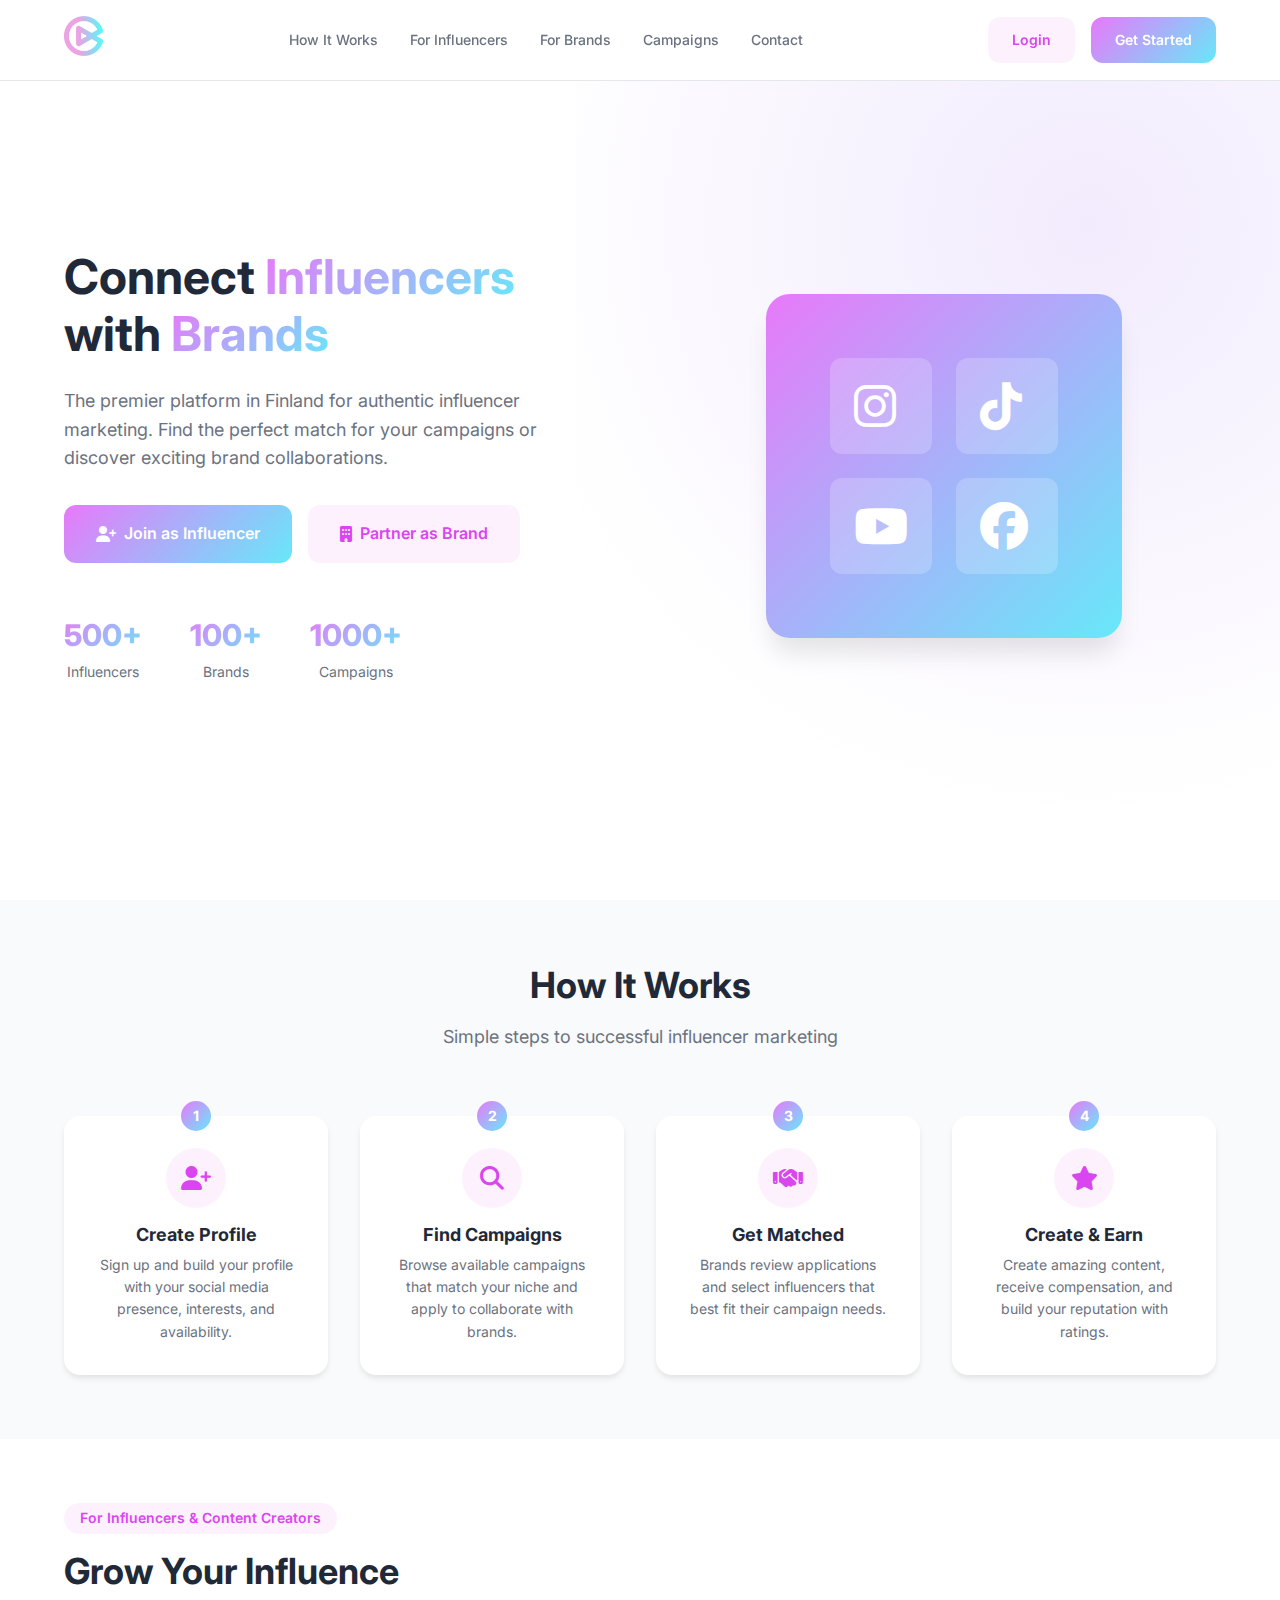
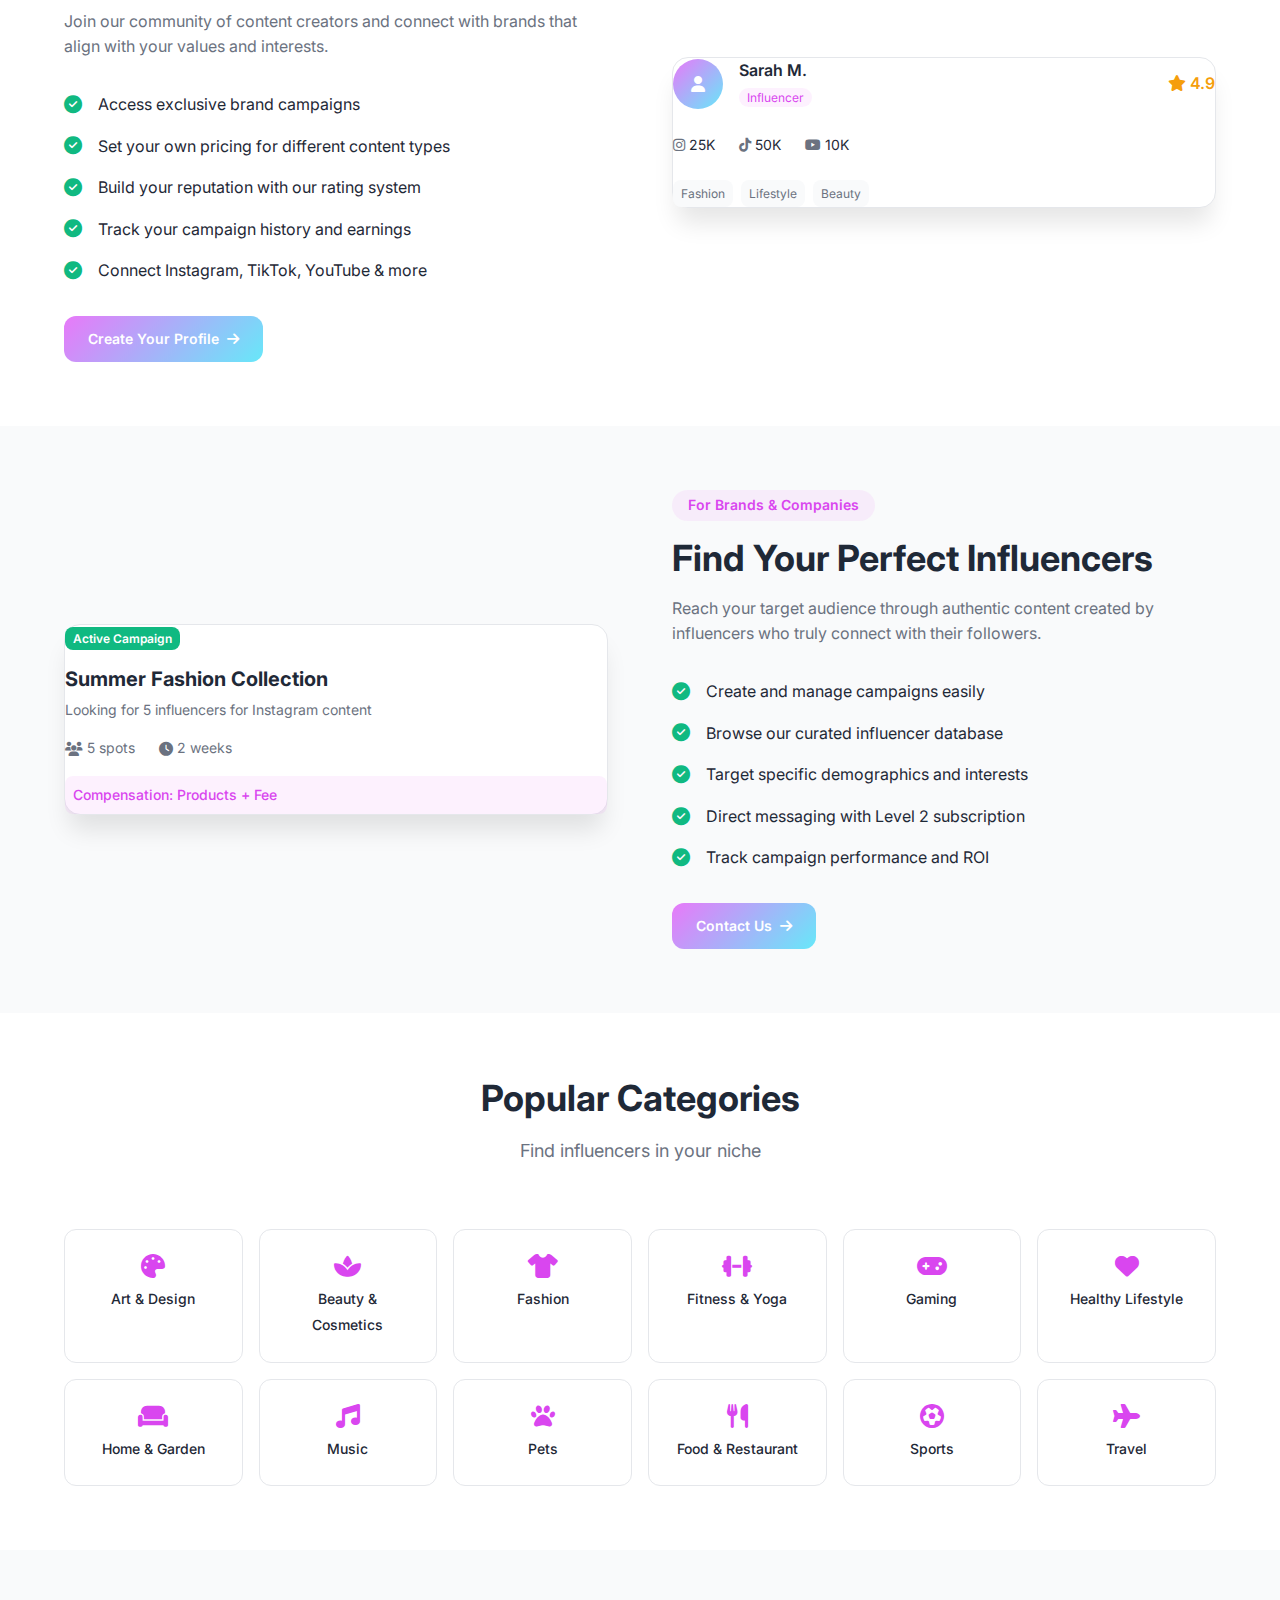
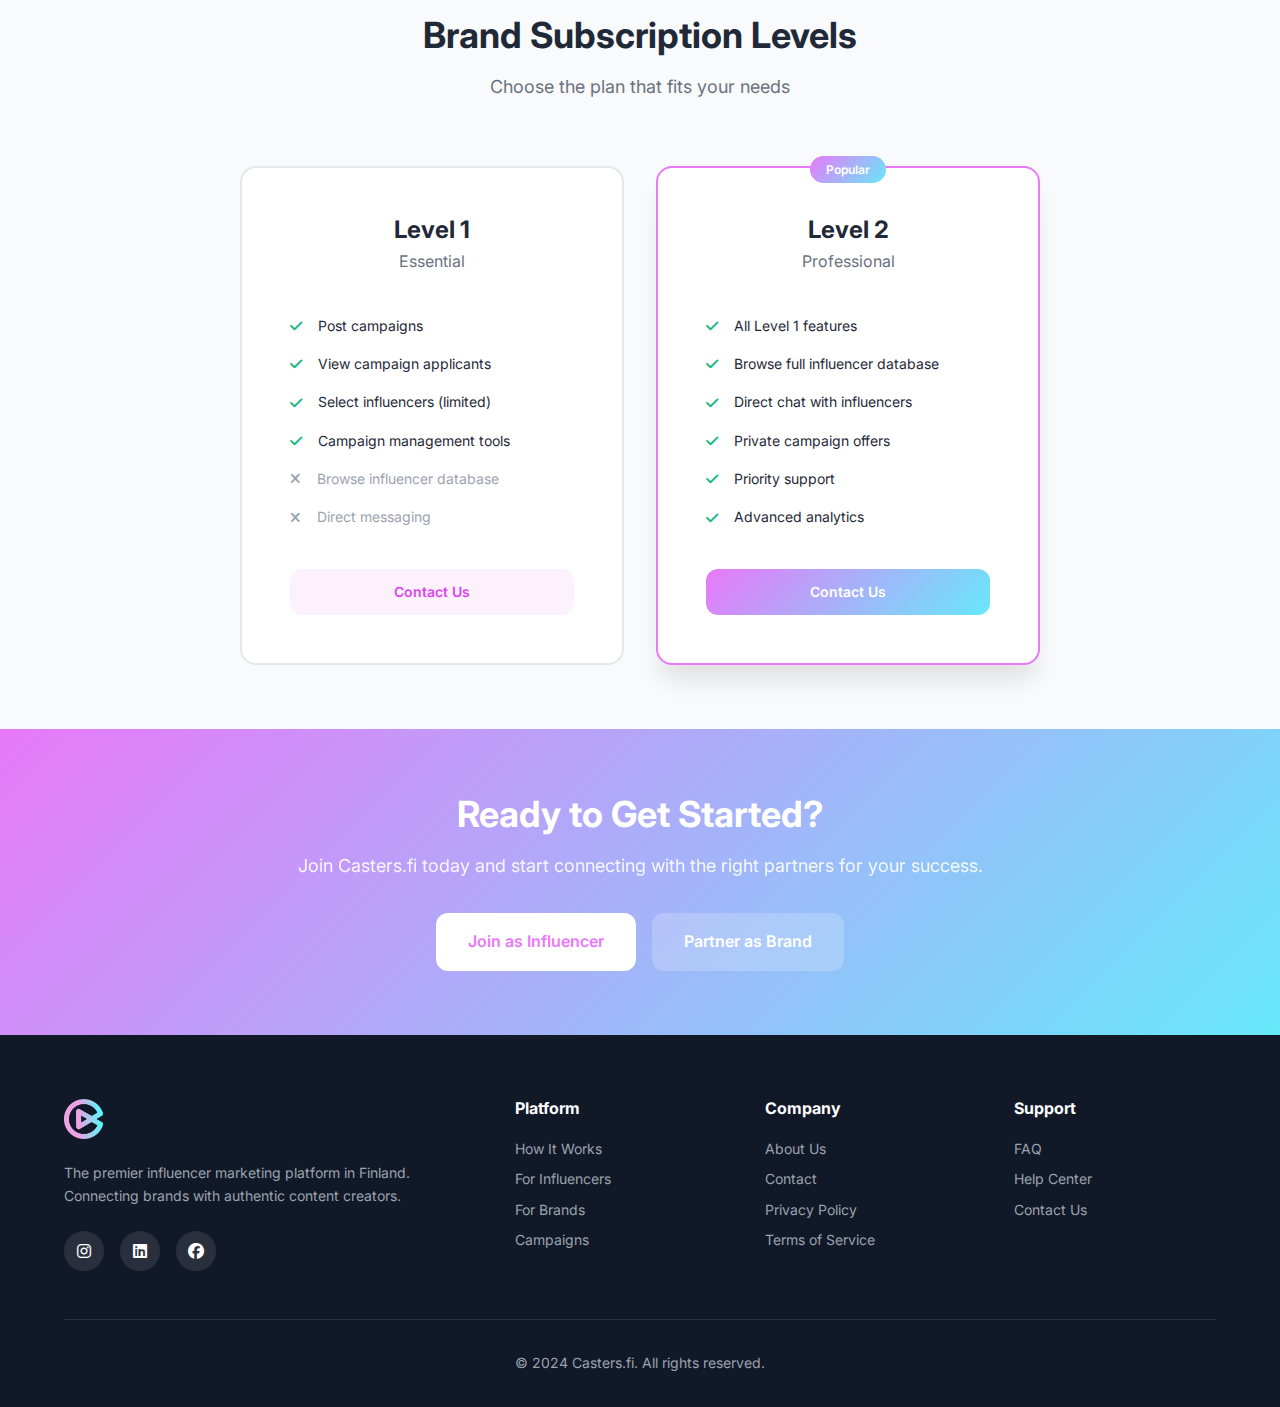
<file: index.html>
<!DOCTYPE html>
<html lang="en">
<head>
    <meta charset="UTF-8">
    <meta name="viewport" content="width=device-width, initial-scale=1.0">
    <title>Casters.fi - Connect Brands with Influencers</title>
    <link rel="stylesheet" href="assets/css/style.css">
    <link href="https://fonts.googleapis.com/css2?family=Inter:wght@300;400;500;600;700;800&display=swap" rel="stylesheet">
    <link rel="stylesheet" href="https://cdnjs.cloudflare.com/ajax/libs/font-awesome/6.4.0/css/all.min.css">
</head>
<body>
    <!-- Navigation -->
    <nav class="navbar">
        <div class="container">
            <div class="nav-content">
                <a href="index.html" class="logo">
                    <img src="assets/images/logo.png" alt="Casters.fi">
                </a>
                <div class="nav-links">
                    <a href="#how-it-works">How It Works</a>
                    <a href="#for-influencers">For Influencers</a>
                    <a href="#for-brands">For Brands</a>
                    <a href="#campaigns">Campaigns</a>
                    <a href="contact.html">Contact</a>
                </div>
                <div class="nav-actions">
                    <a href="login.html" class="btn btn-outline">Login</a>
                    <a href="register.php" class="btn btn-primary">Get Started</a>
                </div>
                <button class="mobile-menu-toggle">
                    <i class="fas fa-bars"></i>
                </button>
            </div>
        </div>
    </nav>

    <!-- Hero Section -->
    <section class="hero">
        <div class="container">
            <div class="hero-content">
                <div class="hero-text">
                    <h1>Connect <span class="gradient-text">Influencers</span> with <span class="gradient-text">Brands</span></h1>
                    <p class="hero-subtitle">The premier platform in Finland for authentic influencer marketing. Find the perfect match for your campaigns or discover exciting brand collaborations.</p>
                    <div class="hero-cta">
                        <a href="register.php" class="btn btn-primary btn-lg">
                            <i class="fas fa-user-plus"></i>
                            Join as Influencer
                        </a>
                        <a href="contact.html" class="btn btn-outline btn-lg">
                            <i class="fas fa-building"></i>
                            Partner as Brand
                        </a>
                    </div>
                    <div class="hero-stats">
                        <div class="stat">
                            <span class="stat-number">500+</span>
                            <span class="stat-label">Influencers</span>
                        </div>
                        <div class="stat">
                            <span class="stat-number">100+</span>
                            <span class="stat-label">Brands</span>
                        </div>
                        <div class="stat">
                            <span class="stat-number">1000+</span>
                            <span class="stat-label">Campaigns</span>
                        </div>
                    </div>
                </div>
                <div class="hero-image">
                    <div class="hero-card">
                        <div class="platform-icons">
                            <i class="fab fa-instagram"></i>
                            <i class="fab fa-tiktok"></i>
                            <i class="fab fa-youtube"></i>
                            <i class="fab fa-facebook"></i>
                        </div>
                    </div>
                </div>
            </div>
        </div>
        <div class="hero-bg-gradient"></div>
    </section>

    <!-- How It Works -->
    <section id="how-it-works" class="how-it-works">
        <div class="container">
            <div class="section-header">
                <h2>How It Works</h2>
                <p>Simple steps to successful influencer marketing</p>
            </div>
            <div class="steps-grid">
                <div class="step-card">
                    <div class="step-number">1</div>
                    <div class="step-icon">
                        <i class="fas fa-user-plus"></i>
                    </div>
                    <h3>Create Profile</h3>
                    <p>Sign up and build your profile with your social media presence, interests, and availability.</p>
                </div>
                <div class="step-card">
                    <div class="step-number">2</div>
                    <div class="step-icon">
                        <i class="fas fa-search"></i>
                    </div>
                    <h3>Find Campaigns</h3>
                    <p>Browse available campaigns that match your niche and apply to collaborate with brands.</p>
                </div>
                <div class="step-card">
                    <div class="step-number">3</div>
                    <div class="step-icon">
                        <i class="fas fa-handshake"></i>
                    </div>
                    <h3>Get Matched</h3>
                    <p>Brands review applications and select influencers that best fit their campaign needs.</p>
                </div>
                <div class="step-card">
                    <div class="step-number">4</div>
                    <div class="step-icon">
                        <i class="fas fa-star"></i>
                    </div>
                    <h3>Create & Earn</h3>
                    <p>Create amazing content, receive compensation, and build your reputation with ratings.</p>
                </div>
            </div>
        </div>
    </section>

    <!-- For Influencers -->
    <section id="for-influencers" class="for-influencers">
        <div class="container">
            <div class="split-content">
                <div class="split-text">
                    <span class="section-tag">For Influencers & Content Creators</span>
                    <h2>Grow Your Influence</h2>
                    <p>Join our community of content creators and connect with brands that align with your values and interests.</p>
                    <ul class="feature-list">
                        <li>
                            <i class="fas fa-check-circle"></i>
                            <span>Access exclusive brand campaigns</span>
                        </li>
                        <li>
                            <i class="fas fa-check-circle"></i>
                            <span>Set your own pricing for different content types</span>
                        </li>
                        <li>
                            <i class="fas fa-check-circle"></i>
                            <span>Build your reputation with our rating system</span>
                        </li>
                        <li>
                            <i class="fas fa-check-circle"></i>
                            <span>Track your campaign history and earnings</span>
                        </li>
                        <li>
                            <i class="fas fa-check-circle"></i>
                            <span>Connect Instagram, TikTok, YouTube & more</span>
                        </li>
                    </ul>
                    <a href="register.php" class="btn btn-primary">
                        Create Your Profile
                        <i class="fas fa-arrow-right"></i>
                    </a>
                </div>
                <div class="split-image">
                    <div class="influencer-card">
                        <div class="card-header">
                            <div class="avatar-placeholder">
                                <i class="fas fa-user"></i>
                            </div>
                            <div class="card-info">
                                <span class="card-name">Sarah M.</span>
                                <span class="card-tag">Influencer</span>
                            </div>
                            <div class="card-rating">
                                <i class="fas fa-star"></i> 4.9
                            </div>
                        </div>
                        <div class="card-stats">
                            <div class="card-stat">
                                <i class="fab fa-instagram"></i>
                                <span>25K</span>
                            </div>
                            <div class="card-stat">
                                <i class="fab fa-tiktok"></i>
                                <span>50K</span>
                            </div>
                            <div class="card-stat">
                                <i class="fab fa-youtube"></i>
                                <span>10K</span>
                            </div>
                        </div>
                        <div class="card-categories">
                            <span class="category-tag">Fashion</span>
                            <span class="category-tag">Lifestyle</span>
                            <span class="category-tag">Beauty</span>
                        </div>
                    </div>
                </div>
            </div>
        </div>
    </section>

    <!-- For Brands -->
    <section id="for-brands" class="for-brands">
        <div class="container">
            <div class="split-content reverse">
                <div class="split-text">
                    <span class="section-tag">For Brands & Companies</span>
                    <h2>Find Your Perfect Influencers</h2>
                    <p>Reach your target audience through authentic content created by influencers who truly connect with their followers.</p>
                    <ul class="feature-list">
                        <li>
                            <i class="fas fa-check-circle"></i>
                            <span>Create and manage campaigns easily</span>
                        </li>
                        <li>
                            <i class="fas fa-check-circle"></i>
                            <span>Browse our curated influencer database</span>
                        </li>
                        <li>
                            <i class="fas fa-check-circle"></i>
                            <span>Target specific demographics and interests</span>
                        </li>
                        <li>
                            <i class="fas fa-check-circle"></i>
                            <span>Direct messaging with Level 2 subscription</span>
                        </li>
                        <li>
                            <i class="fas fa-check-circle"></i>
                            <span>Track campaign performance and ROI</span>
                        </li>
                    </ul>
                    <a href="contact.html" class="btn btn-primary">
                        Contact Us
                        <i class="fas fa-arrow-right"></i>
                    </a>
                </div>
                <div class="split-image">
                    <div class="campaign-card">
                        <div class="campaign-header">
                            <span class="campaign-label">Active Campaign</span>
                        </div>
                        <h4>Summer Fashion Collection</h4>
                        <p>Looking for 5 influencers for Instagram content</p>
                        <div class="campaign-details">
                            <div class="detail">
                                <i class="fas fa-users"></i>
                                <span>5 spots</span>
                            </div>
                            <div class="detail">
                                <i class="fas fa-clock"></i>
                                <span>2 weeks</span>
                            </div>
                        </div>
                        <div class="campaign-compensation">
                            <span>Compensation: Products + Fee</span>
                        </div>
                    </div>
                </div>
            </div>
        </div>
    </section>

    <!-- Categories -->
    <section class="categories">
        <div class="container">
            <div class="section-header">
                <h2>Popular Categories</h2>
                <p>Find influencers in your niche</p>
            </div>
            <div class="categories-grid">
                <div class="category-item">
                    <i class="fas fa-palette"></i>
                    <span>Art & Design</span>
                </div>
                <div class="category-item">
                    <i class="fas fa-spa"></i>
                    <span>Beauty & Cosmetics</span>
                </div>
                <div class="category-item">
                    <i class="fas fa-tshirt"></i>
                    <span>Fashion</span>
                </div>
                <div class="category-item">
                    <i class="fas fa-dumbbell"></i>
                    <span>Fitness & Yoga</span>
                </div>
                <div class="category-item">
                    <i class="fas fa-gamepad"></i>
                    <span>Gaming</span>
                </div>
                <div class="category-item">
                    <i class="fas fa-heart"></i>
                    <span>Healthy Lifestyle</span>
                </div>
                <div class="category-item">
                    <i class="fas fa-couch"></i>
                    <span>Home & Garden</span>
                </div>
                <div class="category-item">
                    <i class="fas fa-music"></i>
                    <span>Music</span>
                </div>
                <div class="category-item">
                    <i class="fas fa-paw"></i>
                    <span>Pets</span>
                </div>
                <div class="category-item">
                    <i class="fas fa-utensils"></i>
                    <span>Food & Restaurant</span>
                </div>
                <div class="category-item">
                    <i class="fas fa-futbol"></i>
                    <span>Sports</span>
                </div>
                <div class="category-item">
                    <i class="fas fa-plane"></i>
                    <span>Travel</span>
                </div>
            </div>
        </div>
    </section>

    <!-- Subscription Levels -->
    <section class="subscription-levels">
        <div class="container">
            <div class="section-header">
                <h2>Brand Subscription Levels</h2>
                <p>Choose the plan that fits your needs</p>
            </div>
            <div class="pricing-grid">
                <div class="pricing-card">
                    <div class="pricing-header">
                        <h3>Level 1</h3>
                        <p class="pricing-subtitle">Essential</p>
                    </div>
                    <ul class="pricing-features">
                        <li>
                            <i class="fas fa-check"></i>
                            Post campaigns
                        </li>
                        <li>
                            <i class="fas fa-check"></i>
                            View campaign applicants
                        </li>
                        <li>
                            <i class="fas fa-check"></i>
                            Select influencers (limited)
                        </li>
                        <li>
                            <i class="fas fa-check"></i>
                            Campaign management tools
                        </li>
                        <li class="disabled">
                            <i class="fas fa-times"></i>
                            Browse influencer database
                        </li>
                        <li class="disabled">
                            <i class="fas fa-times"></i>
                            Direct messaging
                        </li>
                    </ul>
                    <a href="contact.html" class="btn btn-outline btn-block">Contact Us</a>
                </div>
                <div class="pricing-card featured">
                    <div class="pricing-badge">Popular</div>
                    <div class="pricing-header">
                        <h3>Level 2</h3>
                        <p class="pricing-subtitle">Professional</p>
                    </div>
                    <ul class="pricing-features">
                        <li>
                            <i class="fas fa-check"></i>
                            All Level 1 features
                        </li>
                        <li>
                            <i class="fas fa-check"></i>
                            Browse full influencer database
                        </li>
                        <li>
                            <i class="fas fa-check"></i>
                            Direct chat with influencers
                        </li>
                        <li>
                            <i class="fas fa-check"></i>
                            Private campaign offers
                        </li>
                        <li>
                            <i class="fas fa-check"></i>
                            Priority support
                        </li>
                        <li>
                            <i class="fas fa-check"></i>
                            Advanced analytics
                        </li>
                    </ul>
                    <a href="contact.html" class="btn btn-primary btn-block">Contact Us</a>
                </div>
            </div>
        </div>
    </section>

    <!-- CTA Section -->
    <section class="cta-section">
        <div class="container">
            <div class="cta-content">
                <h2>Ready to Get Started?</h2>
                <p>Join Casters.fi today and start connecting with the right partners for your success.</p>
                <div class="cta-buttons">
                    <a href="register.php" class="btn btn-white btn-lg">
                        Join as Influencer
                    </a>
                    <a href="contact.html" class="btn btn-outline-white btn-lg">
                        Partner as Brand
                    </a>
                </div>
            </div>
        </div>
    </section>

    <!-- Footer -->
    <footer class="footer">
        <div class="container">
            <div class="footer-grid">
                <div class="footer-brand">
                    <img src="assets/images/logo.png" alt="Casters.fi" class="footer-logo">
                    <p>The premier influencer marketing platform in Finland. Connecting brands with authentic content creators.</p>
                    <div class="social-links">
                        <a href="#"><i class="fab fa-instagram"></i></a>
                        <a href="#"><i class="fab fa-linkedin"></i></a>
                        <a href="#"><i class="fab fa-facebook"></i></a>
                    </div>
                </div>
                <div class="footer-links">
                    <h4>Platform</h4>
                    <a href="#how-it-works">How It Works</a>
                    <a href="#for-influencers">For Influencers</a>
                    <a href="#for-brands">For Brands</a>
                    <a href="#campaigns">Campaigns</a>
                </div>
                <div class="footer-links">
                    <h4>Company</h4>
                    <a href="about.html">About Us</a>
                    <a href="contact.html">Contact</a>
                    <a href="privacy.html">Privacy Policy</a>
                    <a href="terms.html">Terms of Service</a>
                </div>
                <div class="footer-links">
                    <h4>Support</h4>
                    <a href="faq.html">FAQ</a>
                    <a href="contact.html">Help Center</a>
                    <a href="contact.html">Contact Us</a>
                </div>
            </div>
            <div class="footer-bottom">
                <p>&copy; 2024 Casters.fi. All rights reserved.</p>
            </div>
        </div>
    </footer>

    <script src="assets/js/main.js"></script>
</body>
</html>
</file>
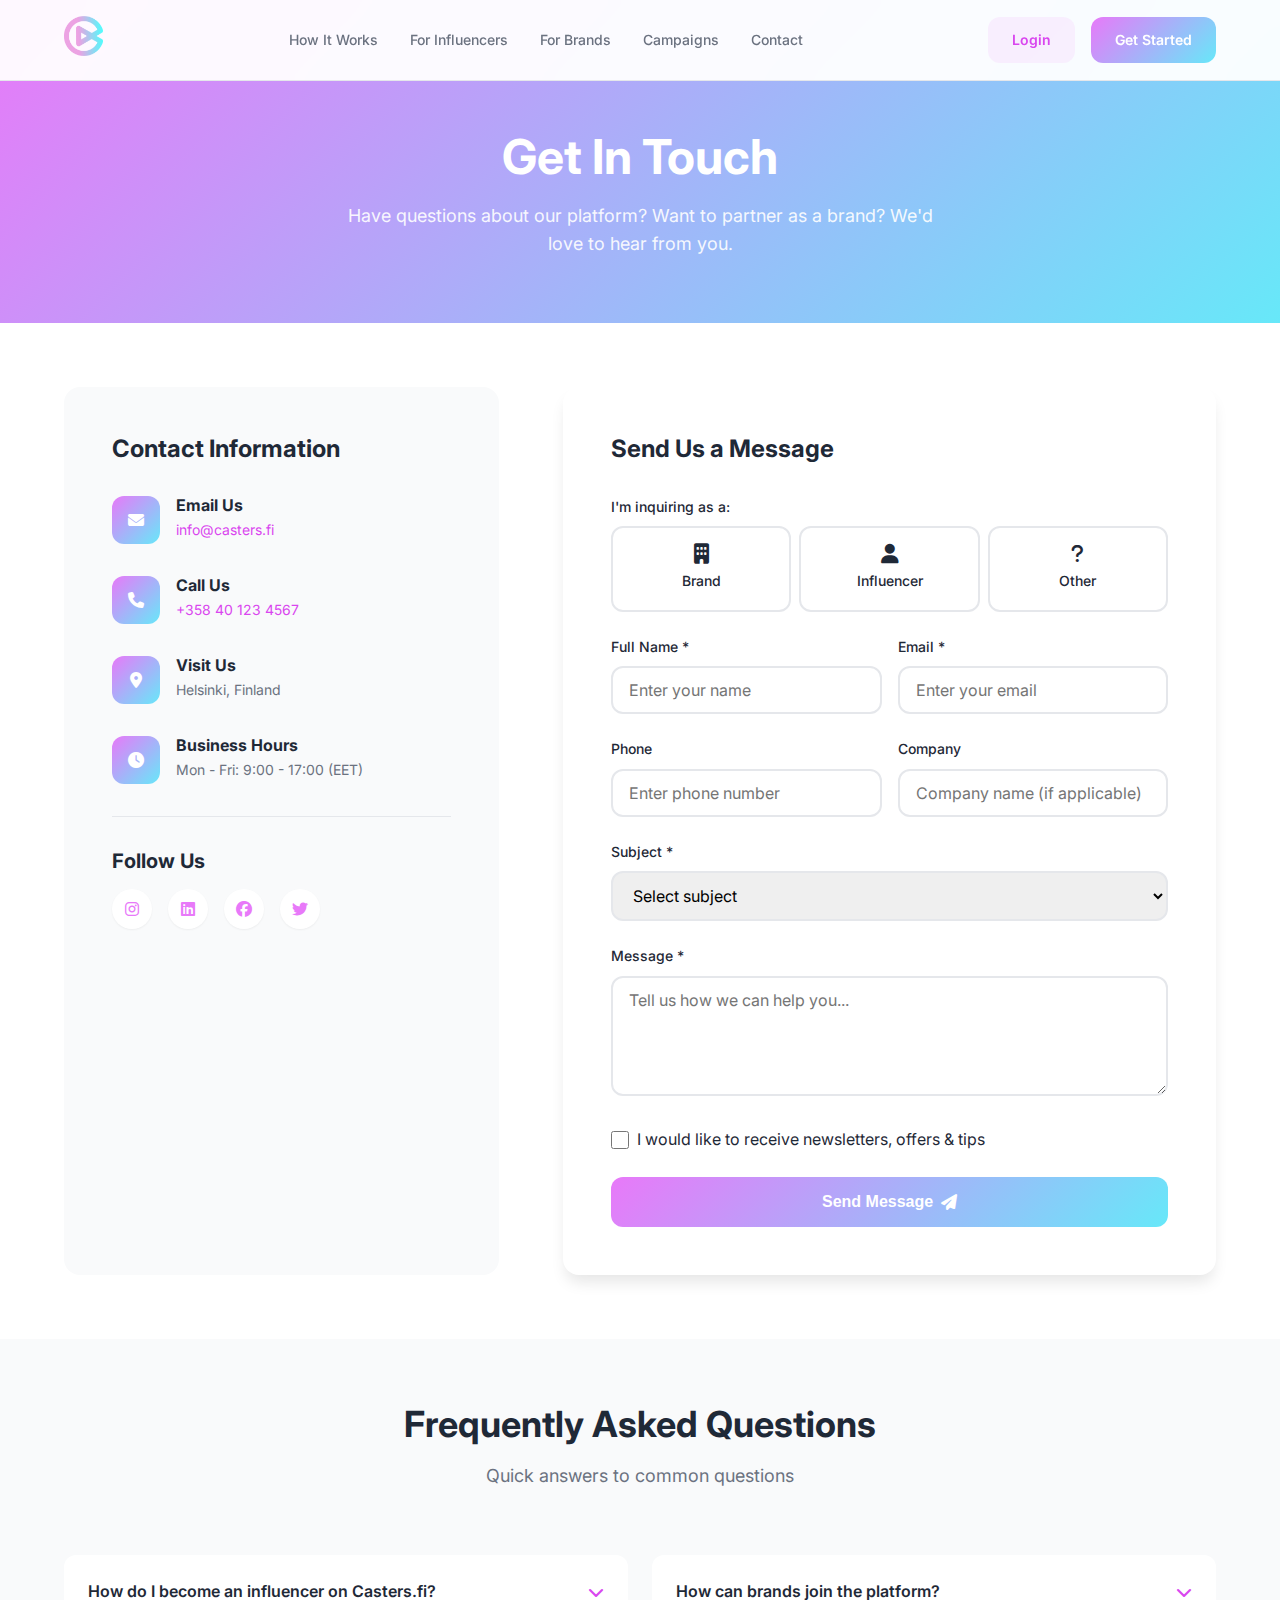
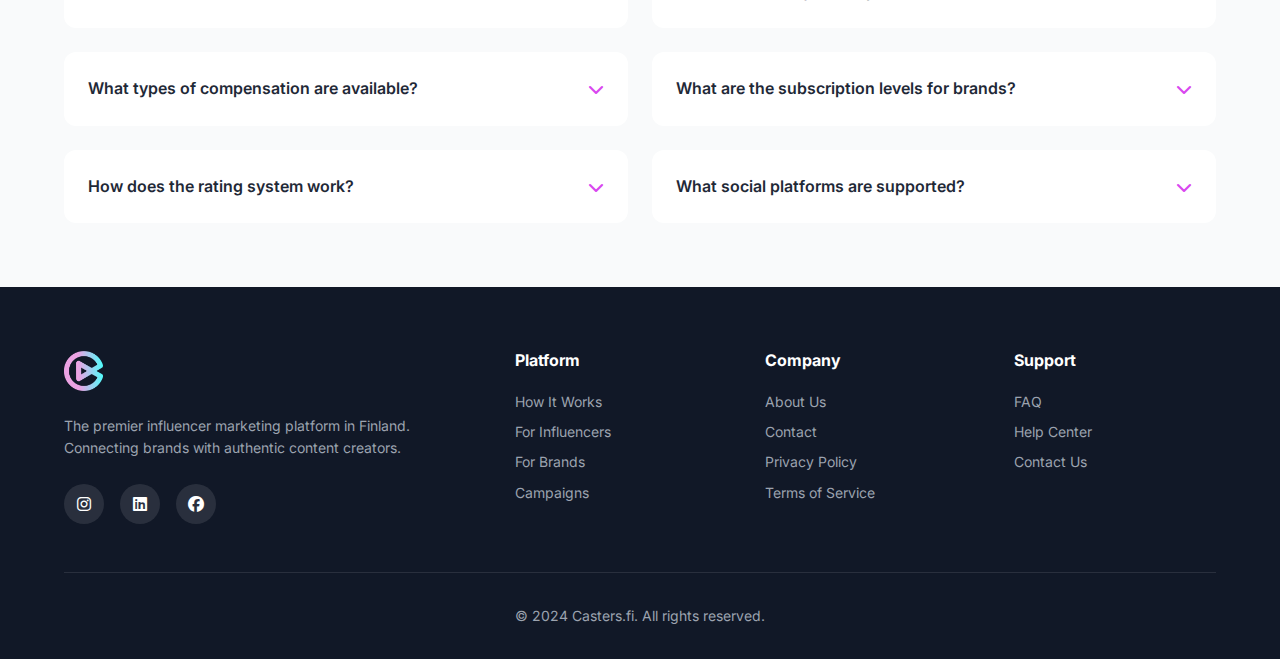
<file: contact.html>
<!DOCTYPE html>
<html lang="en">
<head>
    <meta charset="UTF-8">
    <meta name="viewport" content="width=device-width, initial-scale=1.0">
    <title>Contact Us - Casters.fi</title>
    <link rel="stylesheet" href="assets/css/style.css">
    <link href="https://fonts.googleapis.com/css2?family=Inter:wght@300;400;500;600;700;800&display=swap" rel="stylesheet">
    <link rel="stylesheet" href="https://cdnjs.cloudflare.com/ajax/libs/font-awesome/6.4.0/css/all.min.css">
    <style>
        .contact-hero {
            background: var(--primary-gradient);
            color: white;
            padding: 8rem 0 4rem;
            text-align: center;
        }

        .contact-hero h1 {
            color: white;
            margin-bottom: var(--spacing-md);
        }

        .contact-hero p {
            opacity: 0.9;
            font-size: var(--font-size-lg);
            max-width: 600px;
            margin: 0 auto;
        }

        .contact-section {
            padding: var(--spacing-3xl) 0;
        }

        .contact-grid {
            display: grid;
            grid-template-columns: 1fr 1.5fr;
            gap: var(--spacing-3xl);
        }

        .contact-info {
            background: var(--bg-secondary);
            padding: var(--spacing-2xl);
            border-radius: var(--radius-xl);
        }

        .contact-info h3 {
            margin-bottom: var(--spacing-xl);
        }

        .contact-item {
            display: flex;
            align-items: flex-start;
            gap: var(--spacing-md);
            margin-bottom: var(--spacing-xl);
        }

        .contact-item-icon {
            width: 48px;
            height: 48px;
            background: var(--primary-gradient);
            border-radius: var(--radius-lg);
            display: flex;
            align-items: center;
            justify-content: center;
            color: white;
            flex-shrink: 0;
        }

        .contact-item-content h4 {
            font-size: var(--font-size-base);
            margin-bottom: var(--spacing-xs);
        }

        .contact-item-content p {
            color: var(--text-secondary);
            font-size: var(--font-size-sm);
        }

        .contact-item-content a {
            color: var(--primary-dark);
        }

        .social-contact {
            margin-top: var(--spacing-xl);
            padding-top: var(--spacing-xl);
            border-top: 1px solid var(--border-color);
        }

        .social-contact h4 {
            margin-bottom: var(--spacing-md);
        }

        .social-icons {
            display: flex;
            gap: var(--spacing-md);
        }

        .social-icons a {
            width: 40px;
            height: 40px;
            background: white;
            border-radius: var(--radius-full);
            display: flex;
            align-items: center;
            justify-content: center;
            color: var(--primary-color);
            transition: all 0.3s ease;
            box-shadow: var(--shadow-sm);
        }

        .social-icons a:hover {
            background: var(--primary-color);
            color: white;
            transform: translateY(-2px);
        }

        .contact-form-container {
            background: white;
            padding: var(--spacing-2xl);
            border-radius: var(--radius-xl);
            box-shadow: var(--shadow-lg);
        }

        .contact-form-container h3 {
            margin-bottom: var(--spacing-xl);
        }

        .form-row {
            display: grid;
            grid-template-columns: 1fr 1fr;
            gap: var(--spacing-md);
        }

        .inquiry-type {
            display: grid;
            grid-template-columns: repeat(3, 1fr);
            gap: var(--spacing-sm);
            margin-bottom: var(--spacing-lg);
        }

        .inquiry-option {
            padding: var(--spacing-md);
            border: 2px solid var(--border-color);
            border-radius: var(--radius-lg);
            text-align: center;
            cursor: pointer;
            transition: all 0.3s ease;
        }

        .inquiry-option:hover {
            border-color: var(--primary-color);
        }

        .inquiry-option.selected {
            background: var(--primary-gradient);
            color: white;
            border-color: transparent;
        }

        .inquiry-option i {
            display: block;
            font-size: var(--font-size-xl);
            margin-bottom: var(--spacing-xs);
        }

        .inquiry-option span {
            font-size: var(--font-size-sm);
            font-weight: 500;
        }

        /* FAQ Section */
        .faq-section {
            background: var(--bg-secondary);
            padding: var(--spacing-3xl) 0;
        }

        .faq-grid {
            display: grid;
            grid-template-columns: 1fr 1fr;
            gap: var(--spacing-lg);
            margin-top: var(--spacing-2xl);
        }

        .faq-item {
            background: white;
            padding: var(--spacing-lg);
            border-radius: var(--radius-lg);
            cursor: pointer;
            transition: all 0.3s ease;
        }

        .faq-item:hover {
            box-shadow: var(--shadow-md);
        }

        .faq-question {
            display: flex;
            justify-content: space-between;
            align-items: center;
            font-weight: 600;
        }

        .faq-question i {
            color: var(--primary-dark);
            transition: transform 0.3s ease;
        }

        .faq-item.open .faq-question i {
            transform: rotate(180deg);
        }

        .faq-answer {
            display: none;
            padding-top: var(--spacing-md);
            color: var(--text-secondary);
            font-size: var(--font-size-sm);
            line-height: 1.6;
        }

        .faq-item.open .faq-answer {
            display: block;
        }

        @media (max-width: 768px) {
            .contact-grid {
                grid-template-columns: 1fr;
            }

            .form-row {
                grid-template-columns: 1fr;
            }

            .inquiry-type {
                grid-template-columns: 1fr;
            }

            .faq-grid {
                grid-template-columns: 1fr;
            }
        }
    </style>
</head>
<body>
    <!-- Navigation -->
    <nav class="navbar">
        <div class="container">
            <div class="nav-content">
                <a href="index.html" class="logo">
                    <img src="assets/images/logo.png" alt="Casters.fi">
                </a>
                <div class="nav-links">
                    <a href="index.html#how-it-works">How It Works</a>
                    <a href="index.html#for-influencers">For Influencers</a>
                    <a href="index.html#for-brands">For Brands</a>
                    <a href="index.html#campaigns">Campaigns</a>
                    <a href="contact.html" class="active">Contact</a>
                </div>
                <div class="nav-actions">
                    <a href="login.html" class="btn btn-outline">Login</a>
                    <a href="register.html" class="btn btn-primary">Get Started</a>
                </div>
                <button class="mobile-menu-toggle">
                    <i class="fas fa-bars"></i>
                </button>
            </div>
        </div>
    </nav>

    <!-- Contact Hero -->
    <section class="contact-hero">
        <div class="container">
            <h1>Get In Touch</h1>
            <p>Have questions about our platform? Want to partner as a brand? We'd love to hear from you.</p>
        </div>
    </section>

    <!-- Contact Section -->
    <section class="contact-section">
        <div class="container">
            <div class="contact-grid">
                <div class="contact-info">
                    <h3>Contact Information</h3>

                    <div class="contact-item">
                        <div class="contact-item-icon">
                            <i class="fas fa-envelope"></i>
                        </div>
                        <div class="contact-item-content">
                            <h4>Email Us</h4>
                            <p><a href="mailto:info@casters.fi">info@casters.fi</a></p>
                        </div>
                    </div>

                    <div class="contact-item">
                        <div class="contact-item-icon">
                            <i class="fas fa-phone"></i>
                        </div>
                        <div class="contact-item-content">
                            <h4>Call Us</h4>
                            <p><a href="tel:+358401234567">+358 40 123 4567</a></p>
                        </div>
                    </div>

                    <div class="contact-item">
                        <div class="contact-item-icon">
                            <i class="fas fa-map-marker-alt"></i>
                        </div>
                        <div class="contact-item-content">
                            <h4>Visit Us</h4>
                            <p>Helsinki, Finland</p>
                        </div>
                    </div>

                    <div class="contact-item">
                        <div class="contact-item-icon">
                            <i class="fas fa-clock"></i>
                        </div>
                        <div class="contact-item-content">
                            <h4>Business Hours</h4>
                            <p>Mon - Fri: 9:00 - 17:00 (EET)</p>
                        </div>
                    </div>

                    <div class="social-contact">
                        <h4>Follow Us</h4>
                        <div class="social-icons">
                            <a href="#"><i class="fab fa-instagram"></i></a>
                            <a href="#"><i class="fab fa-linkedin"></i></a>
                            <a href="#"><i class="fab fa-facebook"></i></a>
                            <a href="#"><i class="fab fa-twitter"></i></a>
                        </div>
                    </div>
                </div>

                <div class="contact-form-container">
                    <h3>Send Us a Message</h3>

                    <form id="contactForm">
                        <div class="form-group">
                            <label class="form-label">I'm inquiring as a:</label>
                            <div class="inquiry-type">
                                <div class="inquiry-option" data-value="brand">
                                    <i class="fas fa-building"></i>
                                    <span>Brand</span>
                                </div>
                                <div class="inquiry-option" data-value="influencer">
                                    <i class="fas fa-user"></i>
                                    <span>Influencer</span>
                                </div>
                                <div class="inquiry-option" data-value="other">
                                    <i class="fas fa-question"></i>
                                    <span>Other</span>
                                </div>
                            </div>
                            <input type="hidden" id="inquiryType" name="inquiry_type" value="">
                        </div>

                        <div class="form-row">
                            <div class="form-group">
                                <label class="form-label" for="contactName">Full Name *</label>
                                <input type="text" class="form-input" id="contactName" name="name" required placeholder="Enter your name">
                            </div>
                            <div class="form-group">
                                <label class="form-label" for="contactEmail">Email *</label>
                                <input type="email" class="form-input" id="contactEmail" name="email" required placeholder="Enter your email">
                            </div>
                        </div>

                        <div class="form-row">
                            <div class="form-group">
                                <label class="form-label" for="contactPhone">Phone</label>
                                <input type="tel" class="form-input" id="contactPhone" name="phone" placeholder="Enter phone number">
                            </div>
                            <div class="form-group">
                                <label class="form-label" for="contactCompany">Company</label>
                                <input type="text" class="form-input" id="contactCompany" name="company" placeholder="Company name (if applicable)">
                            </div>
                        </div>

                        <div class="form-group">
                            <label class="form-label" for="contactSubject">Subject *</label>
                            <select class="form-select" id="contactSubject" name="subject" required>
                                <option value="">Select subject</option>
                                <option value="brand_partnership">Brand Partnership</option>
                                <option value="general_inquiry">General Inquiry</option>
                                <option value="technical_support">Technical Support</option>
                                <option value="billing">Billing Question</option>
                                <option value="feedback">Feedback</option>
                                <option value="other">Other</option>
                            </select>
                        </div>

                        <div class="form-group">
                            <label class="form-label" for="contactMessage">Message *</label>
                            <textarea class="form-textarea" id="contactMessage" name="message" required placeholder="Tell us how we can help you..."></textarea>
                        </div>

                        <div class="form-group">
                            <label class="form-check">
                                <input type="checkbox" name="newsletter">
                                <span>I would like to receive newsletters, offers & tips</span>
                            </label>
                        </div>

                        <button type="submit" class="btn btn-primary btn-lg btn-block">
                            Send Message
                            <i class="fas fa-paper-plane"></i>
                        </button>
                    </form>
                </div>
            </div>
        </div>
    </section>

    <!-- FAQ Section -->
    <section class="faq-section">
        <div class="container">
            <div class="section-header">
                <h2>Frequently Asked Questions</h2>
                <p>Quick answers to common questions</p>
            </div>

            <div class="faq-grid">
                <div class="faq-item">
                    <div class="faq-question">
                        <span>How do I become an influencer on Casters.fi?</span>
                        <i class="fas fa-chevron-down"></i>
                    </div>
                    <div class="faq-answer">
                        Simply click "Get Started" and create your profile. Fill in your basic information, connect your social media accounts, and you're ready to start applying for campaigns. The registration is free and takes just a few minutes.
                    </div>
                </div>

                <div class="faq-item">
                    <div class="faq-question">
                        <span>How can brands join the platform?</span>
                        <i class="fas fa-chevron-down"></i>
                    </div>
                    <div class="faq-answer">
                        Brands cannot self-register. Instead, please contact us through this form and we'll set up your brand account. This helps us maintain quality and provide personalized onboarding for each brand partner.
                    </div>
                </div>

                <div class="faq-item">
                    <div class="faq-question">
                        <span>What types of compensation are available?</span>
                        <i class="fas fa-chevron-down"></i>
                    </div>
                    <div class="faq-answer">
                        Compensation varies by campaign and can include free products, services (like dinners or experiences), monetary payment, or a combination. Each campaign listing clearly states the compensation offered.
                    </div>
                </div>

                <div class="faq-item">
                    <div class="faq-question">
                        <span>What are the subscription levels for brands?</span>
                        <i class="fas fa-chevron-down"></i>
                    </div>
                    <div class="faq-answer">
                        We offer two levels: Level 1 allows posting campaigns and viewing applicants. Level 2 adds full database access, direct messaging with influencers, and the ability to make private offers. Contact us to learn more about pricing.
                    </div>
                </div>

                <div class="faq-item">
                    <div class="faq-question">
                        <span>How does the rating system work?</span>
                        <i class="fas fa-chevron-down"></i>
                    </div>
                    <div class="faq-answer">
                        After each campaign, both brands and influencers can rate each other on a 5-star scale, similar to Uber. This helps maintain quality and builds trust within our community. Ratings are visible on profiles.
                    </div>
                </div>

                <div class="faq-item">
                    <div class="faq-question">
                        <span>What social platforms are supported?</span>
                        <i class="fas fa-chevron-down"></i>
                    </div>
                    <div class="faq-answer">
                        We currently support Instagram, TikTok, YouTube, and Facebook. You can link all your social accounts to your profile and showcase your follower counts for each platform.
                    </div>
                </div>
            </div>
        </div>
    </section>

    <!-- Footer -->
    <footer class="footer">
        <div class="container">
            <div class="footer-grid">
                <div class="footer-brand">
                    <img src="assets/images/logo.png" alt="Casters.fi" class="footer-logo">
                    <p>The premier influencer marketing platform in Finland. Connecting brands with authentic content creators.</p>
                    <div class="social-links">
                        <a href="#"><i class="fab fa-instagram"></i></a>
                        <a href="#"><i class="fab fa-linkedin"></i></a>
                        <a href="#"><i class="fab fa-facebook"></i></a>
                    </div>
                </div>
                <div class="footer-links">
                    <h4>Platform</h4>
                    <a href="index.html#how-it-works">How It Works</a>
                    <a href="index.html#for-influencers">For Influencers</a>
                    <a href="index.html#for-brands">For Brands</a>
                    <a href="index.html#campaigns">Campaigns</a>
                </div>
                <div class="footer-links">
                    <h4>Company</h4>
                    <a href="about.html">About Us</a>
                    <a href="contact.html">Contact</a>
                    <a href="privacy.html">Privacy Policy</a>
                    <a href="terms.html">Terms of Service</a>
                </div>
                <div class="footer-links">
                    <h4>Support</h4>
                    <a href="faq.html">FAQ</a>
                    <a href="contact.html">Help Center</a>
                    <a href="contact.html">Contact Us</a>
                </div>
            </div>
            <div class="footer-bottom">
                <p>&copy; 2024 Casters.fi. All rights reserved.</p>
            </div>
        </div>
    </footer>

    <script src="assets/js/main.js"></script>
    <script>
        // Inquiry type selection
        const inquiryOptions = document.querySelectorAll('.inquiry-option');
        const inquiryInput = document.getElementById('inquiryType');

        inquiryOptions.forEach(option => {
            option.addEventListener('click', function() {
                inquiryOptions.forEach(opt => opt.classList.remove('selected'));
                this.classList.add('selected');
                inquiryInput.value = this.dataset.value;
            });
        });

        // FAQ toggle
        document.querySelectorAll('.faq-item').forEach(item => {
            item.addEventListener('click', function() {
                this.classList.toggle('open');
            });
        });

        // Contact form submission
        document.getElementById('contactForm').addEventListener('submit', function(e) {
            e.preventDefault();

            const name = document.getElementById('contactName').value;
            const email = document.getElementById('contactEmail').value;
            const subject = document.getElementById('contactSubject').value;
            const message = document.getElementById('contactMessage').value;

            if (!name || !email || !subject || !message) {
                showToast('Please fill in all required fields', 'error');
                return;
            }

            if (!validateEmail(email)) {
                showToast('Please enter a valid email address', 'error');
                return;
            }

            showToast('Sending message...', 'info');

            // Simulate form submission
            setTimeout(() => {
                showToast('Message sent successfully! We\'ll get back to you soon.', 'success');
                this.reset();
                inquiryOptions.forEach(opt => opt.classList.remove('selected'));
            }, 1500);
        });
    </script>
</body>
</html>
</file>
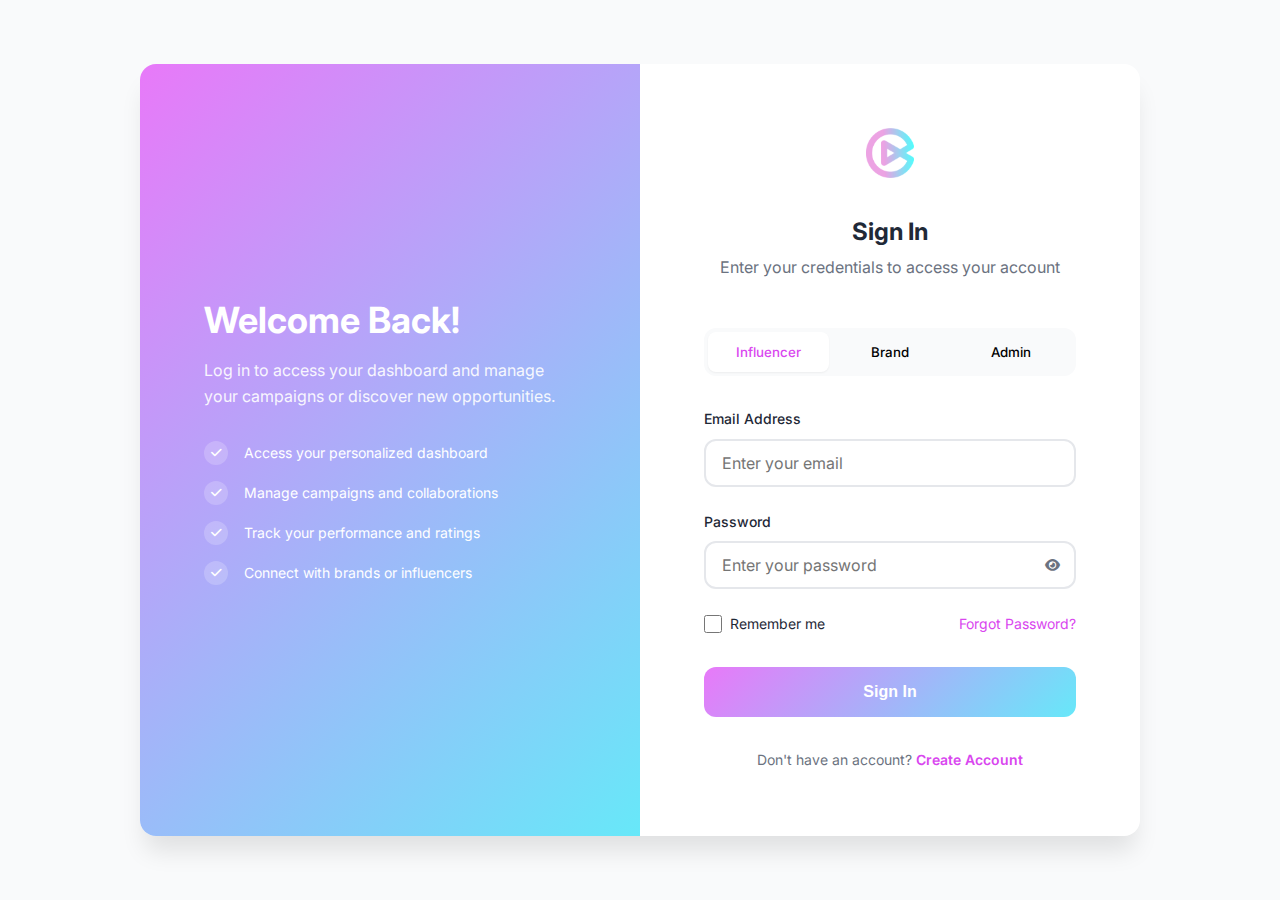
<file: login.html>
<!DOCTYPE html>
<html lang="en">
<head>
    <meta charset="UTF-8">
    <meta name="viewport" content="width=device-width, initial-scale=1.0">
    <title>Login - Casters.fi</title>
    <link rel="stylesheet" href="assets/css/style.css">
    <link href="https://fonts.googleapis.com/css2?family=Inter:wght@300;400;500;600;700;800&display=swap" rel="stylesheet">
    <link rel="stylesheet" href="https://cdnjs.cloudflare.com/ajax/libs/font-awesome/6.4.0/css/all.min.css">
    <style>
        .auth-page {
            min-height: 100vh;
            display: flex;
            align-items: center;
            justify-content: center;
            background: var(--bg-secondary);
            padding: var(--spacing-xl);
        }

        .auth-container {
            display: grid;
            grid-template-columns: 1fr 1fr;
            max-width: 1000px;
            width: 100%;
            background: white;
            border-radius: var(--radius-xl);
            overflow: hidden;
            box-shadow: var(--shadow-xl);
        }

        .auth-sidebar {
            background: var(--primary-gradient);
            padding: var(--spacing-3xl);
            display: flex;
            flex-direction: column;
            justify-content: center;
            color: white;
        }

        .auth-sidebar h2 {
            color: white;
            margin-bottom: var(--spacing-md);
        }

        .auth-sidebar p {
            opacity: 0.9;
            margin-bottom: var(--spacing-xl);
        }

        .auth-features {
            list-style: none;
        }

        .auth-features li {
            display: flex;
            align-items: center;
            gap: var(--spacing-md);
            margin-bottom: var(--spacing-md);
            font-size: var(--font-size-sm);
        }

        .auth-features i {
            width: 24px;
            height: 24px;
            background: rgba(255, 255, 255, 0.2);
            border-radius: var(--radius-full);
            display: flex;
            align-items: center;
            justify-content: center;
            font-size: 12px;
        }

        .auth-form-container {
            padding: var(--spacing-3xl);
        }

        .auth-header {
            text-align: center;
            margin-bottom: var(--spacing-2xl);
        }

        .auth-logo {
            height: 50px;
            margin-bottom: var(--spacing-xl);
        }

        .auth-header h1 {
            font-size: var(--font-size-2xl);
            margin-bottom: var(--spacing-sm);
        }

        .auth-header p {
            color: var(--text-secondary);
        }

        .auth-form .form-group {
            margin-bottom: var(--spacing-lg);
        }

        .password-input-wrapper {
            position: relative;
        }

        .password-toggle {
            position: absolute;
            right: 1rem;
            top: 50%;
            transform: translateY(-50%);
            background: none;
            border: none;
            color: var(--text-secondary);
            cursor: pointer;
        }

        .form-options {
            display: flex;
            justify-content: space-between;
            align-items: center;
            margin-bottom: var(--spacing-xl);
            font-size: var(--font-size-sm);
        }

        .forgot-password {
            color: var(--primary-dark);
        }

        .forgot-password:hover {
            text-decoration: underline;
        }

        .auth-divider {
            display: flex;
            align-items: center;
            margin: var(--spacing-xl) 0;
            color: var(--text-secondary);
            font-size: var(--font-size-sm);
        }

        .auth-divider::before,
        .auth-divider::after {
            content: '';
            flex: 1;
            height: 1px;
            background: var(--border-color);
        }

        .auth-divider span {
            padding: 0 var(--spacing-md);
        }

        .auth-footer {
            text-align: center;
            margin-top: var(--spacing-xl);
            font-size: var(--font-size-sm);
            color: var(--text-secondary);
        }

        .auth-footer a {
            color: var(--primary-dark);
            font-weight: 600;
        }

        .auth-footer a:hover {
            text-decoration: underline;
        }

        .user-type-toggle {
            display: flex;
            background: var(--bg-secondary);
            border-radius: var(--radius-lg);
            padding: 4px;
            margin-bottom: var(--spacing-xl);
        }

        .user-type-toggle button {
            flex: 1;
            padding: 0.75rem;
            border: none;
            background: none;
            border-radius: var(--radius-md);
            font-weight: 500;
            cursor: pointer;
            transition: all 0.3s ease;
            font-family: inherit;
        }

        .user-type-toggle button.active {
            background: white;
            color: var(--primary-dark);
            box-shadow: var(--shadow-sm);
        }

        @media (max-width: 768px) {
            .auth-container {
                grid-template-columns: 1fr;
            }

            .auth-sidebar {
                display: none;
            }
        }
    </style>
</head>
<body>
    <div class="auth-page">
        <div class="auth-container">
            <div class="auth-sidebar">
                <h2>Welcome Back!</h2>
                <p>Log in to access your dashboard and manage your campaigns or discover new opportunities.</p>
                <ul class="auth-features">
                    <li>
                        <i class="fas fa-check"></i>
                        <span>Access your personalized dashboard</span>
                    </li>
                    <li>
                        <i class="fas fa-check"></i>
                        <span>Manage campaigns and collaborations</span>
                    </li>
                    <li>
                        <i class="fas fa-check"></i>
                        <span>Track your performance and ratings</span>
                    </li>
                    <li>
                        <i class="fas fa-check"></i>
                        <span>Connect with brands or influencers</span>
                    </li>
                </ul>
            </div>
            <div class="auth-form-container">
                <div class="auth-header">
                    <a href="index.html">
                        <img src="assets/images/logo.png" alt="Casters.fi" class="auth-logo">
                    </a>
                    <h1>Sign In</h1>
                    <p>Enter your credentials to access your account</p>
                </div>

                <div class="user-type-toggle">
                    <button class="active" data-type="influencer">Influencer</button>
                    <button data-type="brand">Brand</button>
                    <button data-type="admin">Admin</button>
                </div>

                <form class="auth-form" id="loginForm" action="api/login.php" method="POST">
                    <input type="hidden" name="user_type" id="user_type" value="influencer">

                    <div class="form-group">
                        <label class="form-label" for="email">Email Address</label>
                        <input type="email" class="form-input" id="email" name="email" required placeholder="Enter your email">
                    </div>

                    <div class="form-group">
                        <label class="form-label" for="password">Password</label>
                        <div class="password-input-wrapper">
                            <input type="password" class="form-input" id="password" name="password" required placeholder="Enter your password">
                            <button type="button" class="password-toggle">
                                <i class="fas fa-eye"></i>
                            </button>
                        </div>
                    </div>

                    <div class="form-options">
                        <label class="form-check">
                            <input type="checkbox" name="remember">
                            <span>Remember me</span>
                        </label>
                        <a href="forgot-password.html" class="forgot-password">Forgot Password?</a>
                    </div>

                    <button type="submit" class="btn btn-primary btn-block btn-lg">
                        Sign In
                    </button>
                </form>

                <div class="auth-footer">
                    <p>Don't have an account? <a href="register.php">Create Account</a></p>
                </div>
            </div>
        </div>
    </div>

    <script src="assets/js/main.js"></script>
    <script>
        // User type toggle
        const toggleButtons = document.querySelectorAll('.user-type-toggle button');
        const userTypeInput = document.getElementById('user_type');

        toggleButtons.forEach(button => {
            button.addEventListener('click', function() {
                toggleButtons.forEach(btn => btn.classList.remove('active'));
                this.classList.add('active');
                userTypeInput.value = this.dataset.type;
            });
        });

        // Form submission
        document.getElementById('loginForm').addEventListener('submit', function(e) {
            e.preventDefault();

            const email = document.getElementById('email').value;
            const password = document.getElementById('password').value;

            if (!validateEmail(email)) {
                showToast('Please enter a valid email address', 'error');
                return;
            }

            if (!password) {
                showToast('Please enter your password', 'error');
                return;
            }

            showToast('Logging in...', 'info');

            // Send to PHP API
            const formData = new FormData(this);

            fetch('api/login.php', {
                method: 'POST',
                body: formData
            })
            .then(response => response.json())
            .then(data => {
                if (data.success) {
                    showToast('Login successful!', 'success');
                    setTimeout(() => {
                        window.location.href = data.redirect;
                    }, 500);
                } else {
                    showToast(data.error || 'Login failed', 'error');
                }
            })
            .catch(error => {
                showToast('Connection error. Please try again.', 'error');
                console.error('Error:', error);
            });
        });
    </script>
</body>
</html>
</file>
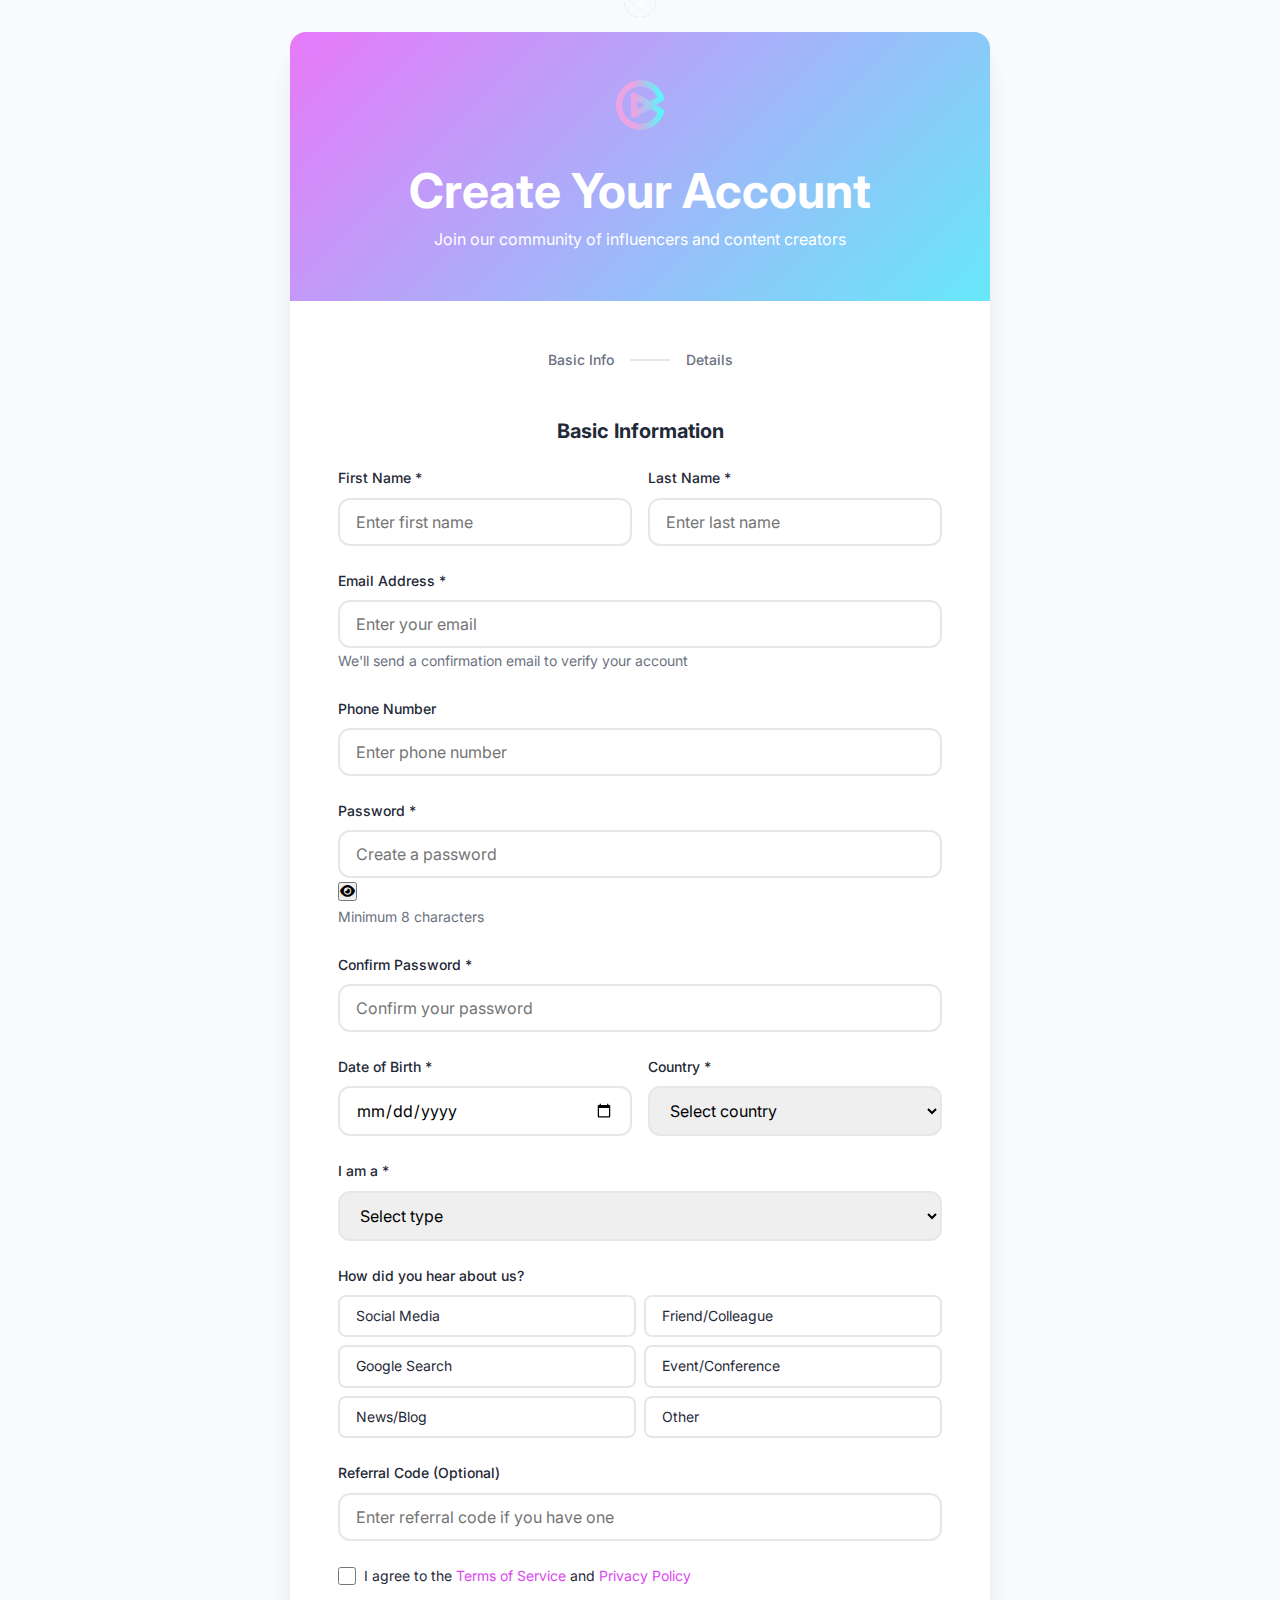
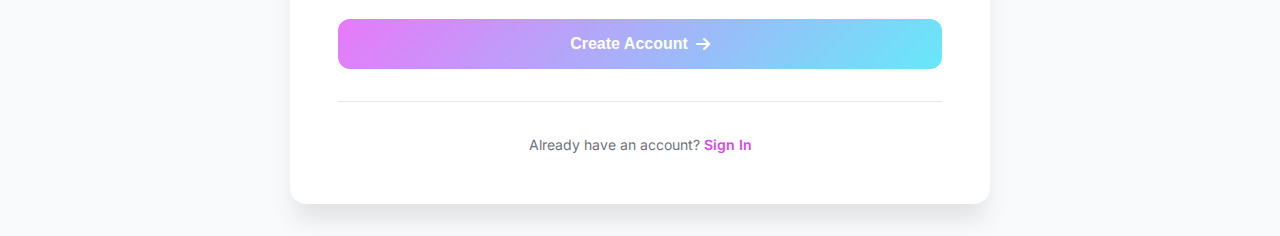
<file: register.html>
<!DOCTYPE html>
<html lang="en">
<head>
    <meta charset="UTF-8">
    <meta name="viewport" content="width=device-width, initial-scale=1.0">
    <title>Register - Casters.fi</title>
    <link rel="stylesheet" href="assets/css/style.css">
    <link href="https://fonts.googleapis.com/css2?family=Inter:wght@300;400;500;600;700;800&display=swap" rel="stylesheet">
    <link rel="stylesheet" href="https://cdnjs.cloudflare.com/ajax/libs/font-awesome/6.4.0/css/all.min.css">
    <style>
        .register-page {
            min-height: 100vh;
            background: var(--bg-secondary);
            padding: var(--spacing-xl);
        }

        .register-container {
            max-width: 700px;
            margin: 0 auto;
            background: white;
            border-radius: var(--radius-xl);
            box-shadow: var(--shadow-xl);
            overflow: hidden;
        }

        .register-header {
            background: var(--primary-gradient);
            padding: var(--spacing-2xl);
            text-align: center;
            color: white;
        }

        .register-logo {
            height: 50px;
            margin-bottom: var(--spacing-lg);
        }

        .register-header h1 {
            color: white;
            margin-bottom: var(--spacing-sm);
        }

        .register-body {
            padding: var(--spacing-2xl);
        }

        /* Progress Steps */
        .progress-steps {
            display: flex;
            justify-content: center;
            margin-bottom: var(--spacing-2xl);
        }

        .progress-step {
            display: flex;
            align-items: center;
            color: var(--text-secondary);
        }

        .progress-step .step-number {
            width: 32px;
            height: 32px;
            border-radius: var(--radius-full);
            background: var(--bg-secondary);
            display: flex;
            align-items: center;
            justify-content: center;
            font-weight: 600;
            margin-right: var(--spacing-sm);
        }

        .progress-step.active .step-number {
            background: var(--primary-gradient);
            color: white;
        }

        .progress-step.completed .step-number {
            background: var(--success);
            color: white;
        }

        .progress-step .step-label {
            font-size: var(--font-size-sm);
            font-weight: 500;
        }

        .progress-step:not(:last-child)::after {
            content: '';
            width: 40px;
            height: 2px;
            background: var(--border-color);
            margin: 0 var(--spacing-md);
        }

        .progress-step.completed::after {
            background: var(--success);
        }

        /* Form Steps */
        .form-step {
            display: none;
        }

        .form-step.active {
            display: block;
        }

        .step-title {
            font-size: var(--font-size-xl);
            margin-bottom: var(--spacing-lg);
            text-align: center;
        }

        /* Two column form */
        .form-row {
            display: grid;
            grid-template-columns: 1fr 1fr;
            gap: var(--spacing-md);
        }

        /* Categories Grid */
        .categories-select {
            display: grid;
            grid-template-columns: repeat(3, 1fr);
            gap: var(--spacing-sm);
            margin-bottom: var(--spacing-lg);
        }

        .category-option {
            padding: var(--spacing-md);
            border: 2px solid var(--border-color);
            border-radius: var(--radius-lg);
            text-align: center;
            cursor: pointer;
            transition: all 0.3s ease;
            font-size: var(--font-size-sm);
        }

        .category-option:hover {
            border-color: var(--primary-color);
        }

        .category-option.selected {
            background: var(--primary-color);
            color: white;
            border-color: var(--primary-color);
        }

        .category-option i {
            display: block;
            font-size: var(--font-size-xl);
            margin-bottom: var(--spacing-xs);
        }

        /* Form Actions */
        .form-actions {
            display: flex;
            gap: var(--spacing-md);
            margin-top: var(--spacing-xl);
        }

        .form-actions .btn {
            flex: 1;
        }

        /* Terms */
        .terms-check {
            margin-top: var(--spacing-lg);
            font-size: var(--font-size-sm);
        }

        .terms-check a {
            color: var(--primary-dark);
        }

        /* Login link */
        .login-link {
            text-align: center;
            margin-top: var(--spacing-xl);
            padding-top: var(--spacing-xl);
            border-top: 1px solid var(--border-color);
            font-size: var(--font-size-sm);
            color: var(--text-secondary);
        }

        .login-link a {
            color: var(--primary-dark);
            font-weight: 600;
        }

        /* Hear about us options */
        .hear-about-options {
            display: grid;
            grid-template-columns: repeat(2, 1fr);
            gap: var(--spacing-sm);
        }

        .hear-about-option {
            padding: var(--spacing-sm) var(--spacing-md);
            border: 2px solid var(--border-color);
            border-radius: var(--radius-md);
            cursor: pointer;
            font-size: var(--font-size-sm);
            transition: all 0.3s ease;
        }

        .hear-about-option:hover {
            border-color: var(--primary-color);
        }

        .hear-about-option.selected {
            background: rgba(232, 121, 249, 0.1);
            border-color: var(--primary-dark);
            color: var(--primary-dark);
        }

        @media (max-width: 768px) {
            .form-row {
                grid-template-columns: 1fr;
            }

            .categories-select {
                grid-template-columns: repeat(2, 1fr);
            }

            .progress-step .step-label {
                display: none;
            }

            .progress-step:not(:last-child)::after {
                width: 20px;
            }
        }
    </style>
</head>
<body>
    <div class="register-page">
        <div class="register-container">
            <div class="register-header">
                <a href="index.html">
                    <img src="assets/images/logo.png" alt="Casters.fi" class="register-logo">
                </a>
                <h1>Create Your Account</h1>
                <p>Join our community of influencers and content creators</p>
            </div>

            <div class="register-body">
                <div class="progress-steps">
                    <div class="progress-step active" data-step="1">
                        <span class="step-number">1</span>
                        <span class="step-label">Basic Info</span>
                    </div>
                    <div class="progress-step" data-step="2">
                        <span class="step-number">2</span>
                        <span class="step-label">Details</span>
                    </div>
                </div>

                <form id="registerForm" action="api/register.php" method="POST">
                    <!-- Step 1: Basic Information -->
                    <div class="form-step active" id="step1">
                        <h3 class="step-title">Basic Information</h3>

                        <div class="form-row">
                            <div class="form-group">
                                <label class="form-label" for="firstName">First Name *</label>
                                <input type="text" class="form-input" id="firstName" name="first_name" required placeholder="Enter first name">
                            </div>
                            <div class="form-group">
                                <label class="form-label" for="lastName">Last Name *</label>
                                <input type="text" class="form-input" id="lastName" name="last_name" required placeholder="Enter last name">
                            </div>
                        </div>

                        <div class="form-group">
                            <label class="form-label" for="email">Email Address *</label>
                            <input type="email" class="form-input" id="email" name="email" required placeholder="Enter your email">
                            <span class="form-hint">We'll send a confirmation email to verify your account</span>
                        </div>

                        <div class="form-group">
                            <label class="form-label" for="phone">Phone Number</label>
                            <input type="tel" class="form-input" id="phone" name="phone" placeholder="Enter phone number">
                        </div>

                        <div class="form-group">
                            <label class="form-label" for="password">Password *</label>
                            <div class="password-input-wrapper">
                                <input type="password" class="form-input" id="password" name="password" required placeholder="Create a password" minlength="8">
                                <button type="button" class="password-toggle">
                                    <i class="fas fa-eye"></i>
                                </button>
                            </div>
                            <span class="form-hint">Minimum 8 characters</span>
                        </div>

                        <div class="form-group">
                            <label class="form-label" for="confirmPassword">Confirm Password *</label>
                            <input type="password" class="form-input" id="confirmPassword" name="confirm_password" required placeholder="Confirm your password">
                        </div>

                        <div class="form-row">
                            <div class="form-group">
                                <label class="form-label" for="dob">Date of Birth *</label>
                                <input type="date" class="form-input" id="dob" name="date_of_birth" required>
                            </div>
                            <div class="form-group">
                                <label class="form-label" for="country">Country *</label>
                                <select class="form-select" id="country" name="country" required>
                                    <option value="">Select country</option>
                                    <option value="FI">Finland</option>
                                    <option value="SE">Sweden</option>
                                    <option value="NO">Norway</option>
                                    <option value="DK">Denmark</option>
                                    <option value="EE">Estonia</option>
                                    <option value="DE">Germany</option>
                                    <option value="GB">United Kingdom</option>
                                    <option value="US">United States</option>
                                    <option value="other">Other</option>
                                </select>
                            </div>
                        </div>

                        <div class="form-group">
                            <label class="form-label" for="userType">I am a *</label>
                            <select class="form-select" id="userType" name="user_type" required>
                                <option value="">Select type</option>
                                <option value="influencer">Influencer</option>
                                <option value="content_creator">Content Creator</option>
                                <option value="both">Both Influencer & Content Creator</option>
                            </select>
                        </div>

                        <div class="form-group">
                            <label class="form-label">How did you hear about us?</label>
                            <div class="hear-about-options">
                                <div class="hear-about-option" data-value="social_media">Social Media</div>
                                <div class="hear-about-option" data-value="friend">Friend/Colleague</div>
                                <div class="hear-about-option" data-value="google">Google Search</div>
                                <div class="hear-about-option" data-value="event">Event/Conference</div>
                                <div class="hear-about-option" data-value="news">News/Blog</div>
                                <div class="hear-about-option" data-value="other">Other</div>
                            </div>
                            <input type="hidden" id="hearAbout" name="hear_about" value="">
                        </div>

                        <div class="form-group">
                            <label class="form-label" for="referralCode">Referral Code (Optional)</label>
                            <input type="text" class="form-input" id="referralCode" name="referral_code" placeholder="Enter referral code if you have one">
                        </div>

                        <div class="terms-check">
                            <label class="form-check">
                                <input type="checkbox" name="terms" required>
                                <span>I agree to the <a href="terms.html">Terms of Service</a> and <a href="privacy.html">Privacy Policy</a></span>
                            </label>
                        </div>

                        <div class="form-actions">
                            <button type="submit" class="btn btn-primary btn-lg">
                                Create Account
                                <i class="fas fa-arrow-right"></i>
                            </button>
                        </div>
                    </div>
                </form>

                <div class="login-link">
                    <p>Already have an account? <a href="login.html">Sign In</a></p>
                </div>
            </div>
        </div>
    </div>

    <script src="assets/js/main.js"></script>
    <script>
        // Hear about us selection
        const hearAboutOptions = document.querySelectorAll('.hear-about-option');
        const hearAboutInput = document.getElementById('hearAbout');

        hearAboutOptions.forEach(option => {
            option.addEventListener('click', function() {
                hearAboutOptions.forEach(opt => opt.classList.remove('selected'));
                this.classList.add('selected');
                hearAboutInput.value = this.dataset.value;
            });
        });

        // Form validation and submission
        document.getElementById('registerForm').addEventListener('submit', function(e) {
            e.preventDefault();

            const firstName = document.getElementById('firstName').value;
            const lastName = document.getElementById('lastName').value;
            const email = document.getElementById('email').value;
            const password = document.getElementById('password').value;
            const confirmPassword = document.getElementById('confirmPassword').value;
            const dob = document.getElementById('dob').value;
            const country = document.getElementById('country').value;
            const userType = document.getElementById('userType').value;
            const terms = document.querySelector('input[name="terms"]').checked;

            // Validation
            if (!firstName || !lastName) {
                showToast('Please enter your full name', 'error');
                return;
            }

            if (!validateEmail(email)) {
                showToast('Please enter a valid email address', 'error');
                return;
            }

            if (!validatePassword(password)) {
                showToast('Password must be at least 8 characters', 'error');
                return;
            }

            if (password !== confirmPassword) {
                showToast('Passwords do not match', 'error');
                return;
            }

            if (!dob) {
                showToast('Please enter your date of birth', 'error');
                return;
            }

            // Check age (must be 13+)
            const birthDate = new Date(dob);
            const today = new Date();
            let age = today.getFullYear() - birthDate.getFullYear();
            const monthDiff = today.getMonth() - birthDate.getMonth();
            if (monthDiff < 0 || (monthDiff === 0 && today.getDate() < birthDate.getDate())) {
                age--;
            }
            if (age < 13) {
                showToast('You must be at least 13 years old', 'error');
                return;
            }

            if (!country) {
                showToast('Please select your country', 'error');
                return;
            }

            if (!userType) {
                showToast('Please select your account type', 'error');
                return;
            }

            if (!terms) {
                showToast('Please agree to the Terms of Service', 'error');
                return;
            }

            // Submit form
            showToast('Creating your account...', 'info');

            // Simulate registration
            setTimeout(() => {
                showToast('Account created successfully! Check your email for verification.', 'success');
                setTimeout(() => {
                    window.location.href = 'login.html';
                }, 2000);
            }, 1500);
        });

        // Check for URL parameter to pre-select user type
        const urlParams = new URLSearchParams(window.location.search);
        const type = urlParams.get('type');
        if (type === 'influencer') {
            document.getElementById('userType').value = 'influencer';
        }
    </script>
</body>
</html>
</file>
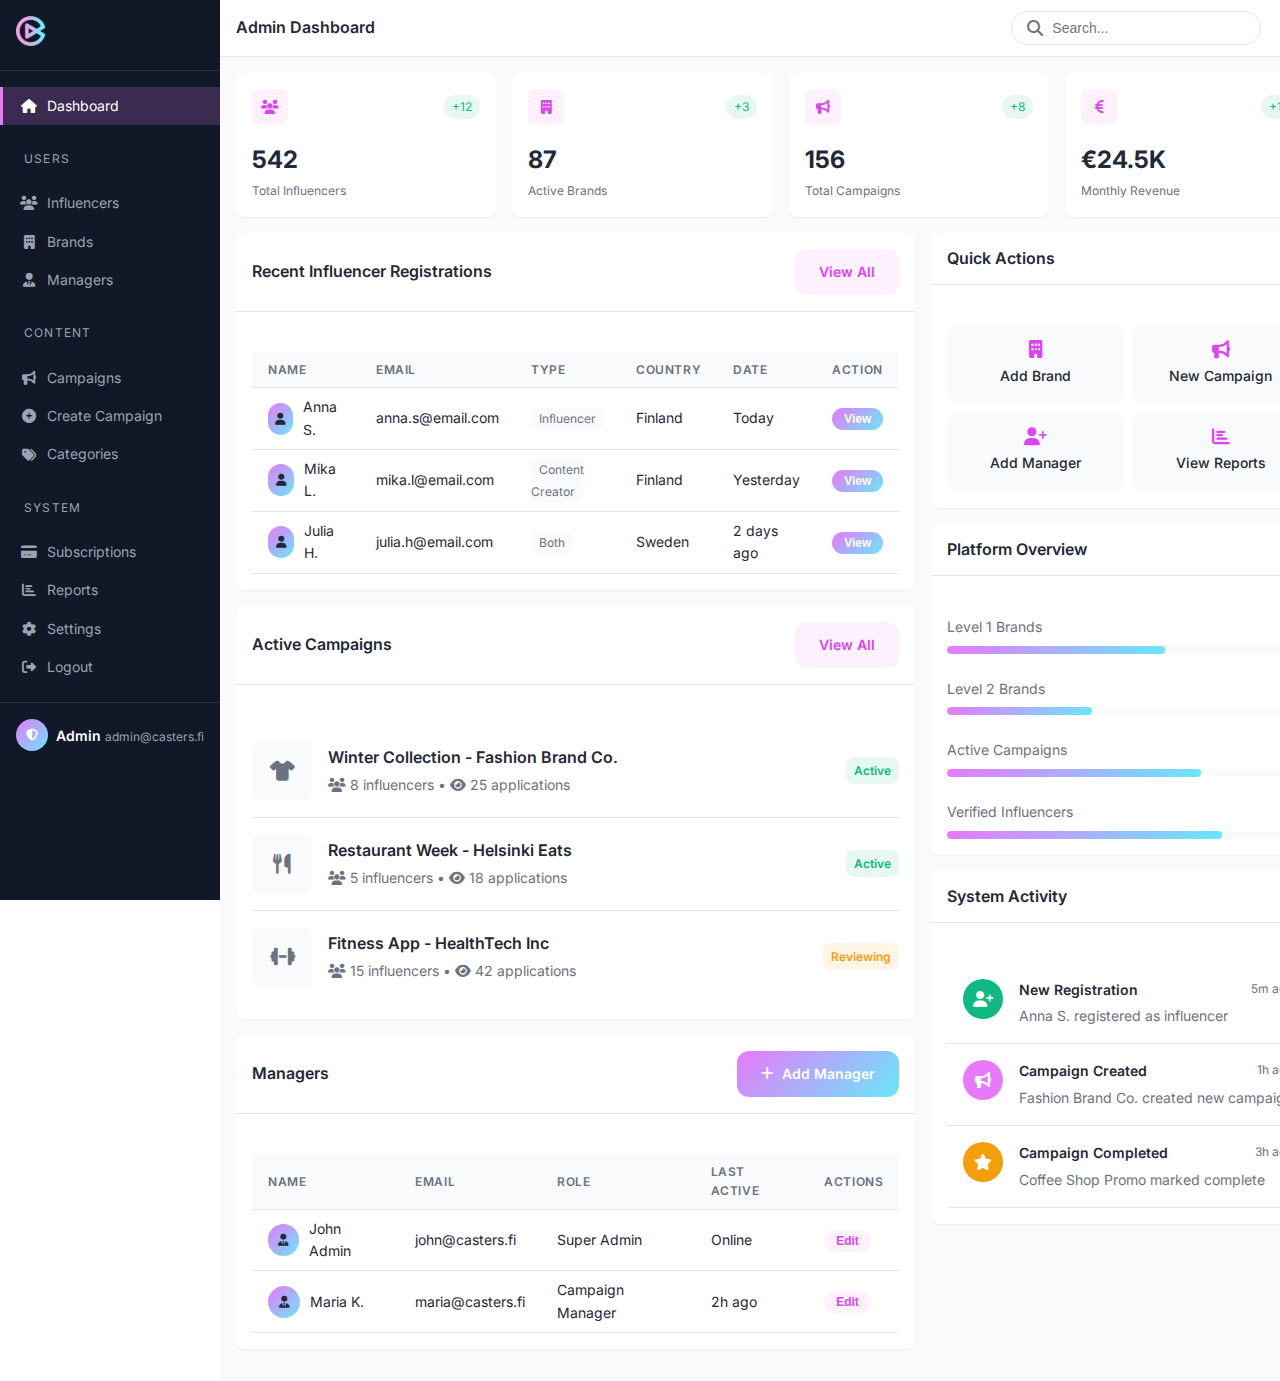
<file: admin/dashboard.html>
<!DOCTYPE html>
<html lang="en">
<head>
    <meta charset="UTF-8">
    <meta name="viewport" content="width=device-width, initial-scale=1.0">
    <title>Admin Dashboard - Casters.fi</title>
    <link rel="stylesheet" href="../assets/css/style.css">
    <link rel="stylesheet" href="../assets/css/dashboard.css">
    <link href="https://fonts.googleapis.com/css2?family=Inter:wght@300;400;500;600;700;800&display=swap" rel="stylesheet">
    <link rel="stylesheet" href="https://cdnjs.cloudflare.com/ajax/libs/font-awesome/6.4.0/css/all.min.css">
</head>
<body>
    <div class="dashboard-layout">
        <!-- Sidebar -->
        <aside class="dashboard-sidebar">
            <div class="sidebar-header">
                <a href="../index.html">
                    <img src="../assets/images/logo.png" alt="Casters.fi" class="sidebar-logo">
                </a>
            </div>

            <nav class="sidebar-nav">
                <a href="dashboard.html" class="sidebar-link active">
                    <i class="fas fa-home"></i>
                    <span>Dashboard</span>
                </a>

                <div class="sidebar-section">
                    <p class="sidebar-section-title">Users</p>
                </div>
                <a href="influencers.html" class="sidebar-link">
                    <i class="fas fa-users"></i>
                    <span>Influencers</span>
                </a>
                <a href="brands.html" class="sidebar-link">
                    <i class="fas fa-building"></i>
                    <span>Brands</span>
                </a>
                <a href="managers.html" class="sidebar-link">
                    <i class="fas fa-user-tie"></i>
                    <span>Managers</span>
                </a>

                <div class="sidebar-section">
                    <p class="sidebar-section-title">Content</p>
                </div>
                <a href="campaigns.html" class="sidebar-link">
                    <i class="fas fa-bullhorn"></i>
                    <span>Campaigns</span>
                </a>
                <a href="create-campaign.html" class="sidebar-link">
                    <i class="fas fa-plus-circle"></i>
                    <span>Create Campaign</span>
                </a>
                <a href="categories.html" class="sidebar-link">
                    <i class="fas fa-tags"></i>
                    <span>Categories</span>
                </a>

                <div class="sidebar-section">
                    <p class="sidebar-section-title">System</p>
                </div>
                <a href="subscriptions.html" class="sidebar-link">
                    <i class="fas fa-credit-card"></i>
                    <span>Subscriptions</span>
                </a>
                <a href="reports.html" class="sidebar-link">
                    <i class="fas fa-chart-bar"></i>
                    <span>Reports</span>
                </a>
                <a href="settings.html" class="sidebar-link">
                    <i class="fas fa-cog"></i>
                    <span>Settings</span>
                </a>
                <a href="../login.html" class="sidebar-link">
                    <i class="fas fa-sign-out-alt"></i>
                    <span>Logout</span>
                </a>
            </nav>

            <div class="sidebar-footer">
                <div class="sidebar-user">
                    <div class="sidebar-user-avatar">
                        <i class="fas fa-shield-alt"></i>
                    </div>
                    <div class="sidebar-user-info">
                        <span class="sidebar-user-name">Admin</span>
                        <span class="sidebar-user-email">admin@casters.fi</span>
                    </div>
                </div>
            </div>
        </aside>

        <!-- Main Content -->
        <main class="dashboard-main">
            <!-- Top Bar -->
            <header class="dashboard-topbar">
                <div class="topbar-left">
                    <button class="mobile-sidebar-toggle">
                        <i class="fas fa-bars"></i>
                    </button>
                    <h1 class="topbar-title">Admin Dashboard</h1>
                </div>
                <div class="topbar-right">
                    <div class="topbar-search">
                        <i class="fas fa-search"></i>
                        <input type="text" placeholder="Search...">
                    </div>
                    <div class="topbar-actions">
                        <div class="topbar-icon">
                            <i class="fas fa-bell"></i>
                            <span class="notification-dot"></span>
                        </div>
                    </div>
                </div>
            </header>

            <!-- Dashboard Content -->
            <div class="dashboard-content">
                <!-- Stats Grid -->
                <div class="stats-grid">
                    <div class="stat-card">
                        <div class="stat-card-header">
                            <div class="stat-card-icon">
                                <i class="fas fa-users"></i>
                            </div>
                            <span class="stat-card-change positive">+12</span>
                        </div>
                        <div class="stat-card-value">542</div>
                        <div class="stat-card-label">Total Influencers</div>
                    </div>
                    <div class="stat-card">
                        <div class="stat-card-header">
                            <div class="stat-card-icon">
                                <i class="fas fa-building"></i>
                            </div>
                            <span class="stat-card-change positive">+3</span>
                        </div>
                        <div class="stat-card-value">87</div>
                        <div class="stat-card-label">Active Brands</div>
                    </div>
                    <div class="stat-card">
                        <div class="stat-card-header">
                            <div class="stat-card-icon">
                                <i class="fas fa-bullhorn"></i>
                            </div>
                            <span class="stat-card-change positive">+8</span>
                        </div>
                        <div class="stat-card-value">156</div>
                        <div class="stat-card-label">Total Campaigns</div>
                    </div>
                    <div class="stat-card">
                        <div class="stat-card-header">
                            <div class="stat-card-icon">
                                <i class="fas fa-euro-sign"></i>
                            </div>
                            <span class="stat-card-change positive">+15%</span>
                        </div>
                        <div class="stat-card-value">€24.5K</div>
                        <div class="stat-card-label">Monthly Revenue</div>
                    </div>
                </div>

                <div class="dashboard-grid">
                    <!-- Main Content Column -->
                    <div>
                        <!-- Recent Registrations -->
                        <div class="dashboard-card">
                            <div class="card-header">
                                <h3 class="card-title">Recent Influencer Registrations</h3>
                                <a href="influencers.html" class="btn btn-outline">View All</a>
                            </div>
                            <div class="card-body">
                                <table class="data-table">
                                    <thead>
                                        <tr>
                                            <th>Name</th>
                                            <th>Email</th>
                                            <th>Type</th>
                                            <th>Country</th>
                                            <th>Date</th>
                                            <th>Action</th>
                                        </tr>
                                    </thead>
                                    <tbody>
                                        <tr>
                                            <td>
                                                <div style="display: flex; align-items: center; gap: 10px;">
                                                    <div class="sidebar-user-avatar" style="width: 32px; height: 32px; font-size: 12px;">
                                                        <i class="fas fa-user"></i>
                                                    </div>
                                                    Anna S.
                                                </div>
                                            </td>
                                            <td>anna.s@email.com</td>
                                            <td><span class="category-tag">Influencer</span></td>
                                            <td>Finland</td>
                                            <td>Today</td>
                                            <td>
                                                <button class="btn btn-primary" style="padding: 0.25rem 0.75rem; font-size: 12px;">View</button>
                                            </td>
                                        </tr>
                                        <tr>
                                            <td>
                                                <div style="display: flex; align-items: center; gap: 10px;">
                                                    <div class="sidebar-user-avatar" style="width: 32px; height: 32px; font-size: 12px;">
                                                        <i class="fas fa-user"></i>
                                                    </div>
                                                    Mika L.
                                                </div>
                                            </td>
                                            <td>mika.l@email.com</td>
                                            <td><span class="category-tag">Content Creator</span></td>
                                            <td>Finland</td>
                                            <td>Yesterday</td>
                                            <td>
                                                <button class="btn btn-primary" style="padding: 0.25rem 0.75rem; font-size: 12px;">View</button>
                                            </td>
                                        </tr>
                                        <tr>
                                            <td>
                                                <div style="display: flex; align-items: center; gap: 10px;">
                                                    <div class="sidebar-user-avatar" style="width: 32px; height: 32px; font-size: 12px;">
                                                        <i class="fas fa-user"></i>
                                                    </div>
                                                    Julia H.
                                                </div>
                                            </td>
                                            <td>julia.h@email.com</td>
                                            <td><span class="category-tag">Both</span></td>
                                            <td>Sweden</td>
                                            <td>2 days ago</td>
                                            <td>
                                                <button class="btn btn-primary" style="padding: 0.25rem 0.75rem; font-size: 12px;">View</button>
                                            </td>
                                        </tr>
                                    </tbody>
                                </table>
                            </div>
                        </div>

                        <!-- Active Campaigns -->
                        <div class="dashboard-card">
                            <div class="card-header">
                                <h3 class="card-title">Active Campaigns</h3>
                                <a href="campaigns.html" class="btn btn-outline">View All</a>
                            </div>
                            <div class="card-body">
                                <ul class="campaign-list">
                                    <li class="campaign-item">
                                        <div class="campaign-image">
                                            <i class="fas fa-tshirt"></i>
                                        </div>
                                        <div class="campaign-info">
                                            <div class="campaign-name">Winter Collection - Fashion Brand Co.</div>
                                            <div class="campaign-meta">
                                                <i class="fas fa-users"></i> 8 influencers &bull;
                                                <i class="fas fa-eye"></i> 25 applications
                                            </div>
                                        </div>
                                        <span class="campaign-status status-active">Active</span>
                                    </li>
                                    <li class="campaign-item">
                                        <div class="campaign-image">
                                            <i class="fas fa-utensils"></i>
                                        </div>
                                        <div class="campaign-info">
                                            <div class="campaign-name">Restaurant Week - Helsinki Eats</div>
                                            <div class="campaign-meta">
                                                <i class="fas fa-users"></i> 5 influencers &bull;
                                                <i class="fas fa-eye"></i> 18 applications
                                            </div>
                                        </div>
                                        <span class="campaign-status status-active">Active</span>
                                    </li>
                                    <li class="campaign-item">
                                        <div class="campaign-image">
                                            <i class="fas fa-dumbbell"></i>
                                        </div>
                                        <div class="campaign-info">
                                            <div class="campaign-name">Fitness App - HealthTech Inc</div>
                                            <div class="campaign-meta">
                                                <i class="fas fa-users"></i> 15 influencers &bull;
                                                <i class="fas fa-eye"></i> 42 applications
                                            </div>
                                        </div>
                                        <span class="campaign-status status-pending">Reviewing</span>
                                    </li>
                                </ul>
                            </div>
                        </div>

                        <!-- Managers -->
                        <div class="dashboard-card">
                            <div class="card-header">
                                <h3 class="card-title">Managers</h3>
                                <a href="managers.html" class="btn btn-primary">
                                    <i class="fas fa-plus"></i> Add Manager
                                </a>
                            </div>
                            <div class="card-body">
                                <table class="data-table">
                                    <thead>
                                        <tr>
                                            <th>Name</th>
                                            <th>Email</th>
                                            <th>Role</th>
                                            <th>Last Active</th>
                                            <th>Actions</th>
                                        </tr>
                                    </thead>
                                    <tbody>
                                        <tr>
                                            <td>
                                                <div style="display: flex; align-items: center; gap: 10px;">
                                                    <div class="sidebar-user-avatar" style="width: 32px; height: 32px; font-size: 12px;">
                                                        <i class="fas fa-user-tie"></i>
                                                    </div>
                                                    John Admin
                                                </div>
                                            </td>
                                            <td>john@casters.fi</td>
                                            <td>Super Admin</td>
                                            <td>Online</td>
                                            <td>
                                                <button class="btn btn-outline" style="padding: 0.25rem 0.75rem; font-size: 12px;">Edit</button>
                                            </td>
                                        </tr>
                                        <tr>
                                            <td>
                                                <div style="display: flex; align-items: center; gap: 10px;">
                                                    <div class="sidebar-user-avatar" style="width: 32px; height: 32px; font-size: 12px;">
                                                        <i class="fas fa-user-tie"></i>
                                                    </div>
                                                    Maria K.
                                                </div>
                                            </td>
                                            <td>maria@casters.fi</td>
                                            <td>Campaign Manager</td>
                                            <td>2h ago</td>
                                            <td>
                                                <button class="btn btn-outline" style="padding: 0.25rem 0.75rem; font-size: 12px;">Edit</button>
                                            </td>
                                        </tr>
                                    </tbody>
                                </table>
                            </div>
                        </div>
                    </div>

                    <!-- Sidebar Column -->
                    <div>
                        <!-- Quick Actions -->
                        <div class="dashboard-card">
                            <div class="card-header">
                                <h3 class="card-title">Quick Actions</h3>
                            </div>
                            <div class="card-body">
                                <div class="quick-actions">
                                    <a href="brands.html?action=add" class="quick-action">
                                        <i class="fas fa-building"></i>
                                        <span>Add Brand</span>
                                    </a>
                                    <a href="create-campaign.html" class="quick-action">
                                        <i class="fas fa-bullhorn"></i>
                                        <span>New Campaign</span>
                                    </a>
                                    <a href="managers.html?action=add" class="quick-action">
                                        <i class="fas fa-user-plus"></i>
                                        <span>Add Manager</span>
                                    </a>
                                    <a href="reports.html" class="quick-action">
                                        <i class="fas fa-chart-bar"></i>
                                        <span>View Reports</span>
                                    </a>
                                </div>
                            </div>
                        </div>

                        <!-- Platform Stats -->
                        <div class="dashboard-card">
                            <div class="card-header">
                                <h3 class="card-title">Platform Overview</h3>
                            </div>
                            <div class="card-body">
                                <div style="margin-bottom: var(--spacing-lg);">
                                    <div style="display: flex; justify-content: space-between; margin-bottom: var(--spacing-xs);">
                                        <span class="text-secondary" style="font-size: var(--font-size-sm);">Level 1 Brands</span>
                                        <span style="font-weight: 600;">52</span>
                                    </div>
                                    <div class="completion-bar">
                                        <div class="completion-progress" style="width: 60%;"></div>
                                    </div>
                                </div>
                                <div style="margin-bottom: var(--spacing-lg);">
                                    <div style="display: flex; justify-content: space-between; margin-bottom: var(--spacing-xs);">
                                        <span class="text-secondary" style="font-size: var(--font-size-sm);">Level 2 Brands</span>
                                        <span style="font-weight: 600;">35</span>
                                    </div>
                                    <div class="completion-bar">
                                        <div class="completion-progress" style="width: 40%;"></div>
                                    </div>
                                </div>
                                <div style="margin-bottom: var(--spacing-lg);">
                                    <div style="display: flex; justify-content: space-between; margin-bottom: var(--spacing-xs);">
                                        <span class="text-secondary" style="font-size: var(--font-size-sm);">Active Campaigns</span>
                                        <span style="font-weight: 600;">28</span>
                                    </div>
                                    <div class="completion-bar">
                                        <div class="completion-progress" style="width: 70%;"></div>
                                    </div>
                                </div>
                                <div>
                                    <div style="display: flex; justify-content: space-between; margin-bottom: var(--spacing-xs);">
                                        <span class="text-secondary" style="font-size: var(--font-size-sm);">Verified Influencers</span>
                                        <span style="font-weight: 600;">412</span>
                                    </div>
                                    <div class="completion-bar">
                                        <div class="completion-progress" style="width: 76%;"></div>
                                    </div>
                                </div>
                            </div>
                        </div>

                        <!-- Recent Activity -->
                        <div class="dashboard-card">
                            <div class="card-header">
                                <h3 class="card-title">System Activity</h3>
                            </div>
                            <div class="card-body">
                                <div class="message-list">
                                    <div class="message-item">
                                        <div class="message-avatar" style="background: var(--success);">
                                            <i class="fas fa-user-plus"></i>
                                        </div>
                                        <div class="message-content">
                                            <div class="message-header">
                                                <span class="message-sender">New Registration</span>
                                                <span class="message-time">5m ago</span>
                                            </div>
                                            <div class="message-preview">Anna S. registered as influencer</div>
                                        </div>
                                    </div>
                                    <div class="message-item">
                                        <div class="message-avatar" style="background: var(--primary-color);">
                                            <i class="fas fa-bullhorn"></i>
                                        </div>
                                        <div class="message-content">
                                            <div class="message-header">
                                                <span class="message-sender">Campaign Created</span>
                                                <span class="message-time">1h ago</span>
                                            </div>
                                            <div class="message-preview">Fashion Brand Co. created new campaign</div>
                                        </div>
                                    </div>
                                    <div class="message-item">
                                        <div class="message-avatar" style="background: var(--warning);">
                                            <i class="fas fa-star"></i>
                                        </div>
                                        <div class="message-content">
                                            <div class="message-header">
                                                <span class="message-sender">Campaign Completed</span>
                                                <span class="message-time">3h ago</span>
                                            </div>
                                            <div class="message-preview">Coffee Shop Promo marked complete</div>
                                        </div>
                                    </div>
                                </div>
                            </div>
                        </div>
                    </div>
                </div>
            </div>
        </main>
    </div>

    <script src="../assets/js/main.js"></script>
    <script>
        // Mobile sidebar toggle
        const sidebarToggle = document.querySelector('.mobile-sidebar-toggle');
        const sidebar = document.querySelector('.dashboard-sidebar');

        if (sidebarToggle) {
            sidebarToggle.addEventListener('click', function() {
                sidebar.classList.toggle('open');
            });
        }

        // Close sidebar when clicking outside
        document.addEventListener('click', function(e) {
            if (!sidebar.contains(e.target) && !sidebarToggle.contains(e.target)) {
                sidebar.classList.remove('open');
            }
        });
    </script>
</body>
</html>
</file>
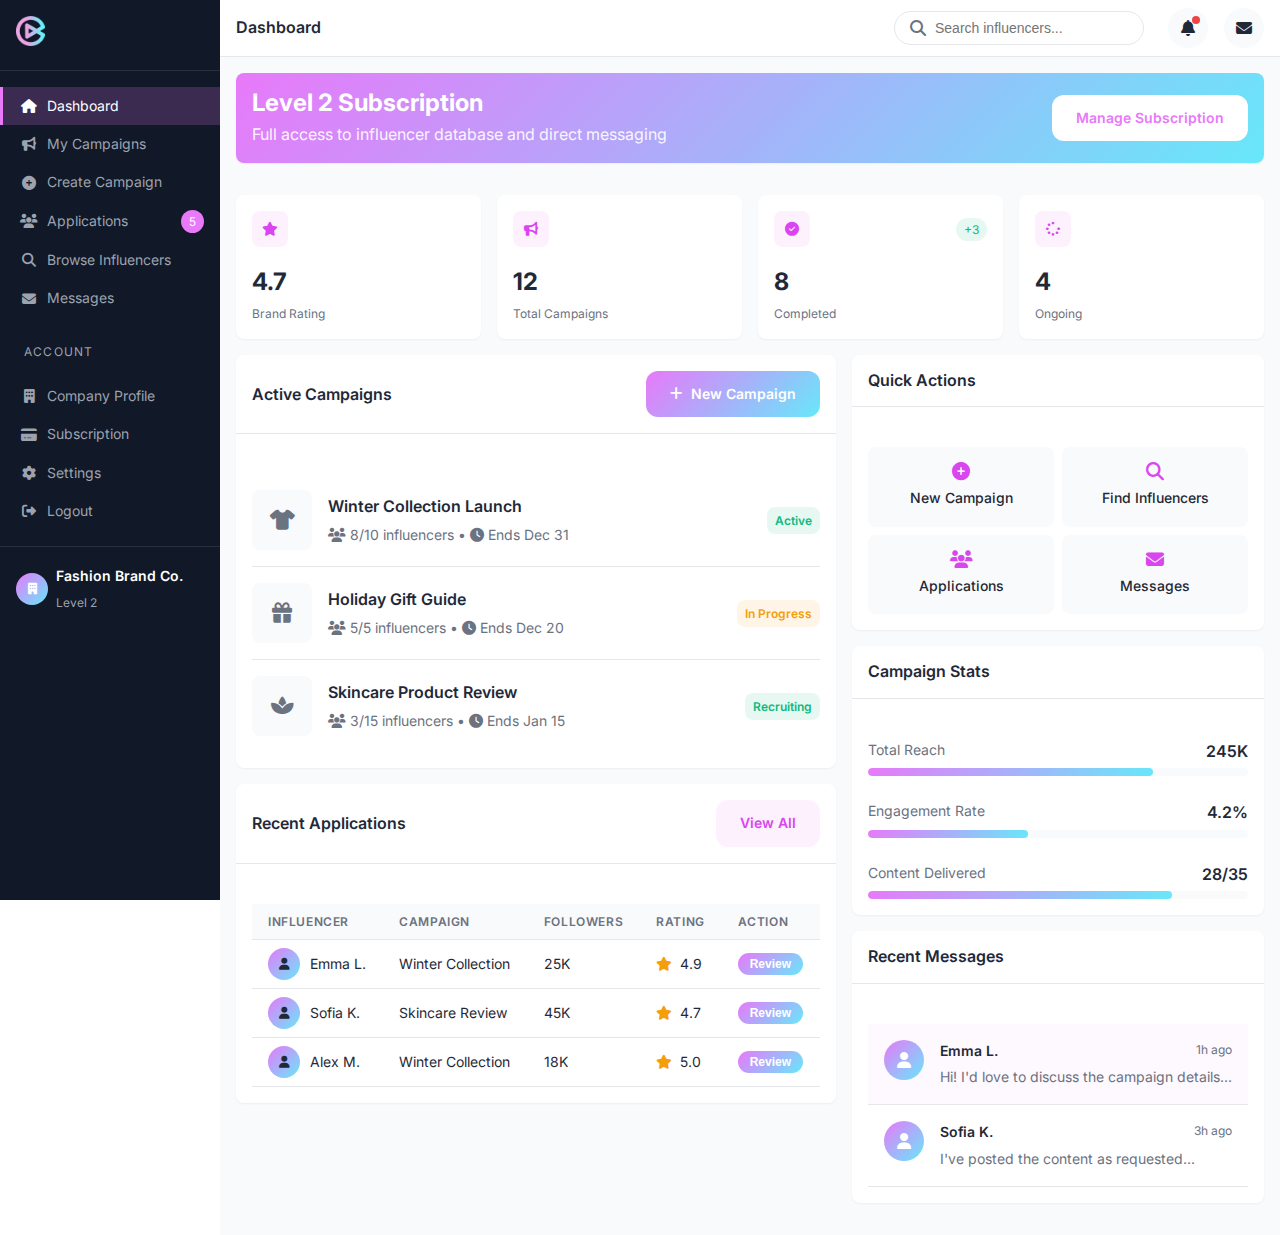
<file: brand/dashboard.html>
<!DOCTYPE html>
<html lang="en">
<head>
    <meta charset="UTF-8">
    <meta name="viewport" content="width=device-width, initial-scale=1.0">
    <title>Brand Dashboard - Casters.fi</title>
    <link rel="stylesheet" href="../assets/css/style.css">
    <link rel="stylesheet" href="../assets/css/dashboard.css">
    <link href="https://fonts.googleapis.com/css2?family=Inter:wght@300;400;500;600;700;800&display=swap" rel="stylesheet">
    <link rel="stylesheet" href="https://cdnjs.cloudflare.com/ajax/libs/font-awesome/6.4.0/css/all.min.css">
</head>
<body>
    <div class="dashboard-layout">
        <!-- Sidebar -->
        <aside class="dashboard-sidebar">
            <div class="sidebar-header">
                <a href="../index.html">
                    <img src="../assets/images/logo.png" alt="Casters.fi" class="sidebar-logo">
                </a>
            </div>

            <nav class="sidebar-nav">
                <a href="dashboard.html" class="sidebar-link active">
                    <i class="fas fa-home"></i>
                    <span>Dashboard</span>
                </a>
                <a href="campaigns.html" class="sidebar-link">
                    <i class="fas fa-bullhorn"></i>
                    <span>My Campaigns</span>
                </a>
                <a href="create-campaign.html" class="sidebar-link">
                    <i class="fas fa-plus-circle"></i>
                    <span>Create Campaign</span>
                </a>
                <a href="applications.html" class="sidebar-link">
                    <i class="fas fa-users"></i>
                    <span>Applications</span>
                    <span class="badge">5</span>
                </a>
                <a href="influencers.html" class="sidebar-link">
                    <i class="fas fa-search"></i>
                    <span>Browse Influencers</span>
                </a>
                <a href="messages.html" class="sidebar-link">
                    <i class="fas fa-envelope"></i>
                    <span>Messages</span>
                </a>

                <div class="sidebar-section">
                    <p class="sidebar-section-title">Account</p>
                </div>
                <a href="profile.html" class="sidebar-link">
                    <i class="fas fa-building"></i>
                    <span>Company Profile</span>
                </a>
                <a href="subscription.html" class="sidebar-link">
                    <i class="fas fa-credit-card"></i>
                    <span>Subscription</span>
                </a>
                <a href="settings.html" class="sidebar-link">
                    <i class="fas fa-cog"></i>
                    <span>Settings</span>
                </a>
                <a href="../login.html" class="sidebar-link">
                    <i class="fas fa-sign-out-alt"></i>
                    <span>Logout</span>
                </a>
            </nav>

            <div class="sidebar-footer">
                <div class="sidebar-user">
                    <div class="sidebar-user-avatar">
                        <i class="fas fa-building"></i>
                    </div>
                    <div class="sidebar-user-info">
                        <span class="sidebar-user-name">Fashion Brand Co.</span>
                        <span class="sidebar-user-email">Level 2</span>
                    </div>
                </div>
            </div>
        </aside>

        <!-- Main Content -->
        <main class="dashboard-main">
            <!-- Top Bar -->
            <header class="dashboard-topbar">
                <div class="topbar-left">
                    <button class="mobile-sidebar-toggle">
                        <i class="fas fa-bars"></i>
                    </button>
                    <h1 class="topbar-title">Dashboard</h1>
                </div>
                <div class="topbar-right">
                    <div class="topbar-search">
                        <i class="fas fa-search"></i>
                        <input type="text" placeholder="Search influencers...">
                    </div>
                    <div class="topbar-actions">
                        <div class="topbar-icon">
                            <i class="fas fa-bell"></i>
                            <span class="notification-dot"></span>
                        </div>
                        <div class="topbar-icon">
                            <i class="fas fa-envelope"></i>
                        </div>
                    </div>
                </div>
            </header>

            <!-- Dashboard Content -->
            <div class="dashboard-content">
                <!-- Subscription Status -->
                <div class="dashboard-card" style="background: var(--primary-gradient); color: white; margin-bottom: var(--spacing-xl);">
                    <div class="card-body">
                        <div style="display: flex; justify-content: space-between; align-items: center;">
                            <div>
                                <h3 style="color: white; margin-bottom: var(--spacing-xs);">Level 2 Subscription</h3>
                                <p style="opacity: 0.9;">Full access to influencer database and direct messaging</p>
                            </div>
                            <a href="subscription.html" class="btn btn-white">Manage Subscription</a>
                        </div>
                    </div>
                </div>

                <!-- Stats Grid -->
                <div class="stats-grid">
                    <div class="stat-card">
                        <div class="stat-card-header">
                            <div class="stat-card-icon">
                                <i class="fas fa-star"></i>
                            </div>
                        </div>
                        <div class="stat-card-value">4.7</div>
                        <div class="stat-card-label">Brand Rating</div>
                    </div>
                    <div class="stat-card">
                        <div class="stat-card-header">
                            <div class="stat-card-icon">
                                <i class="fas fa-bullhorn"></i>
                            </div>
                        </div>
                        <div class="stat-card-value">12</div>
                        <div class="stat-card-label">Total Campaigns</div>
                    </div>
                    <div class="stat-card">
                        <div class="stat-card-header">
                            <div class="stat-card-icon">
                                <i class="fas fa-check-circle"></i>
                            </div>
                            <span class="stat-card-change positive">+3</span>
                        </div>
                        <div class="stat-card-value">8</div>
                        <div class="stat-card-label">Completed</div>
                    </div>
                    <div class="stat-card">
                        <div class="stat-card-header">
                            <div class="stat-card-icon">
                                <i class="fas fa-spinner"></i>
                            </div>
                        </div>
                        <div class="stat-card-value">4</div>
                        <div class="stat-card-label">Ongoing</div>
                    </div>
                </div>

                <div class="dashboard-grid">
                    <!-- Main Content Column -->
                    <div>
                        <!-- Active Campaigns -->
                        <div class="dashboard-card">
                            <div class="card-header">
                                <h3 class="card-title">Active Campaigns</h3>
                                <a href="create-campaign.html" class="btn btn-primary">
                                    <i class="fas fa-plus"></i> New Campaign
                                </a>
                            </div>
                            <div class="card-body">
                                <ul class="campaign-list">
                                    <li class="campaign-item">
                                        <div class="campaign-image">
                                            <i class="fas fa-tshirt"></i>
                                        </div>
                                        <div class="campaign-info">
                                            <div class="campaign-name">Winter Collection Launch</div>
                                            <div class="campaign-meta">
                                                <i class="fas fa-users"></i> 8/10 influencers &bull;
                                                <i class="fas fa-clock"></i> Ends Dec 31
                                            </div>
                                        </div>
                                        <span class="campaign-status status-active">Active</span>
                                    </li>
                                    <li class="campaign-item">
                                        <div class="campaign-image">
                                            <i class="fas fa-gift"></i>
                                        </div>
                                        <div class="campaign-info">
                                            <div class="campaign-name">Holiday Gift Guide</div>
                                            <div class="campaign-meta">
                                                <i class="fas fa-users"></i> 5/5 influencers &bull;
                                                <i class="fas fa-clock"></i> Ends Dec 20
                                            </div>
                                        </div>
                                        <span class="campaign-status status-pending">In Progress</span>
                                    </li>
                                    <li class="campaign-item">
                                        <div class="campaign-image">
                                            <i class="fas fa-spa"></i>
                                        </div>
                                        <div class="campaign-info">
                                            <div class="campaign-name">Skincare Product Review</div>
                                            <div class="campaign-meta">
                                                <i class="fas fa-users"></i> 3/15 influencers &bull;
                                                <i class="fas fa-clock"></i> Ends Jan 15
                                            </div>
                                        </div>
                                        <span class="campaign-status status-active">Recruiting</span>
                                    </li>
                                </ul>
                            </div>
                        </div>

                        <!-- Recent Applications -->
                        <div class="dashboard-card">
                            <div class="card-header">
                                <h3 class="card-title">Recent Applications</h3>
                                <a href="applications.html" class="btn btn-outline">View All</a>
                            </div>
                            <div class="card-body">
                                <table class="data-table">
                                    <thead>
                                        <tr>
                                            <th>Influencer</th>
                                            <th>Campaign</th>
                                            <th>Followers</th>
                                            <th>Rating</th>
                                            <th>Action</th>
                                        </tr>
                                    </thead>
                                    <tbody>
                                        <tr>
                                            <td>
                                                <div style="display: flex; align-items: center; gap: 10px;">
                                                    <div class="sidebar-user-avatar" style="width: 32px; height: 32px; font-size: 12px;">
                                                        <i class="fas fa-user"></i>
                                                    </div>
                                                    Emma L.
                                                </div>
                                            </td>
                                            <td>Winter Collection</td>
                                            <td>25K</td>
                                            <td>
                                                <div class="rating-display">
                                                    <i class="fas fa-star" style="color: var(--warning);"></i>
                                                    <span>4.9</span>
                                                </div>
                                            </td>
                                            <td>
                                                <button class="btn btn-primary" style="padding: 0.25rem 0.75rem; font-size: 12px;">Review</button>
                                            </td>
                                        </tr>
                                        <tr>
                                            <td>
                                                <div style="display: flex; align-items: center; gap: 10px;">
                                                    <div class="sidebar-user-avatar" style="width: 32px; height: 32px; font-size: 12px;">
                                                        <i class="fas fa-user"></i>
                                                    </div>
                                                    Sofia K.
                                                </div>
                                            </td>
                                            <td>Skincare Review</td>
                                            <td>45K</td>
                                            <td>
                                                <div class="rating-display">
                                                    <i class="fas fa-star" style="color: var(--warning);"></i>
                                                    <span>4.7</span>
                                                </div>
                                            </td>
                                            <td>
                                                <button class="btn btn-primary" style="padding: 0.25rem 0.75rem; font-size: 12px;">Review</button>
                                            </td>
                                        </tr>
                                        <tr>
                                            <td>
                                                <div style="display: flex; align-items: center; gap: 10px;">
                                                    <div class="sidebar-user-avatar" style="width: 32px; height: 32px; font-size: 12px;">
                                                        <i class="fas fa-user"></i>
                                                    </div>
                                                    Alex M.
                                                </div>
                                            </td>
                                            <td>Winter Collection</td>
                                            <td>18K</td>
                                            <td>
                                                <div class="rating-display">
                                                    <i class="fas fa-star" style="color: var(--warning);"></i>
                                                    <span>5.0</span>
                                                </div>
                                            </td>
                                            <td>
                                                <button class="btn btn-primary" style="padding: 0.25rem 0.75rem; font-size: 12px;">Review</button>
                                            </td>
                                        </tr>
                                    </tbody>
                                </table>
                            </div>
                        </div>
                    </div>

                    <!-- Sidebar Column -->
                    <div>
                        <!-- Quick Actions -->
                        <div class="dashboard-card">
                            <div class="card-header">
                                <h3 class="card-title">Quick Actions</h3>
                            </div>
                            <div class="card-body">
                                <div class="quick-actions">
                                    <a href="create-campaign.html" class="quick-action">
                                        <i class="fas fa-plus-circle"></i>
                                        <span>New Campaign</span>
                                    </a>
                                    <a href="influencers.html" class="quick-action">
                                        <i class="fas fa-search"></i>
                                        <span>Find Influencers</span>
                                    </a>
                                    <a href="applications.html" class="quick-action">
                                        <i class="fas fa-users"></i>
                                        <span>Applications</span>
                                    </a>
                                    <a href="messages.html" class="quick-action">
                                        <i class="fas fa-envelope"></i>
                                        <span>Messages</span>
                                    </a>
                                </div>
                            </div>
                        </div>

                        <!-- Campaign Performance -->
                        <div class="dashboard-card">
                            <div class="card-header">
                                <h3 class="card-title">Campaign Stats</h3>
                            </div>
                            <div class="card-body">
                                <div style="margin-bottom: var(--spacing-lg);">
                                    <div style="display: flex; justify-content: space-between; margin-bottom: var(--spacing-xs);">
                                        <span class="text-secondary" style="font-size: var(--font-size-sm);">Total Reach</span>
                                        <span style="font-weight: 600;">245K</span>
                                    </div>
                                    <div class="completion-bar">
                                        <div class="completion-progress" style="width: 75%;"></div>
                                    </div>
                                </div>
                                <div style="margin-bottom: var(--spacing-lg);">
                                    <div style="display: flex; justify-content: space-between; margin-bottom: var(--spacing-xs);">
                                        <span class="text-secondary" style="font-size: var(--font-size-sm);">Engagement Rate</span>
                                        <span style="font-weight: 600;">4.2%</span>
                                    </div>
                                    <div class="completion-bar">
                                        <div class="completion-progress" style="width: 42%;"></div>
                                    </div>
                                </div>
                                <div>
                                    <div style="display: flex; justify-content: space-between; margin-bottom: var(--spacing-xs);">
                                        <span class="text-secondary" style="font-size: var(--font-size-sm);">Content Delivered</span>
                                        <span style="font-weight: 600;">28/35</span>
                                    </div>
                                    <div class="completion-bar">
                                        <div class="completion-progress" style="width: 80%;"></div>
                                    </div>
                                </div>
                            </div>
                        </div>

                        <!-- Recent Messages -->
                        <div class="dashboard-card">
                            <div class="card-header">
                                <h3 class="card-title">Recent Messages</h3>
                            </div>
                            <div class="card-body">
                                <div class="message-list">
                                    <div class="message-item unread">
                                        <div class="message-avatar">
                                            <i class="fas fa-user"></i>
                                        </div>
                                        <div class="message-content">
                                            <div class="message-header">
                                                <span class="message-sender">Emma L.</span>
                                                <span class="message-time">1h ago</span>
                                            </div>
                                            <div class="message-preview">Hi! I'd love to discuss the campaign details...</div>
                                        </div>
                                    </div>
                                    <div class="message-item">
                                        <div class="message-avatar">
                                            <i class="fas fa-user"></i>
                                        </div>
                                        <div class="message-content">
                                            <div class="message-header">
                                                <span class="message-sender">Sofia K.</span>
                                                <span class="message-time">3h ago</span>
                                            </div>
                                            <div class="message-preview">I've posted the content as requested...</div>
                                        </div>
                                    </div>
                                </div>
                            </div>
                        </div>
                    </div>
                </div>
            </div>
        </main>
    </div>

    <script src="../assets/js/main.js"></script>
    <script>
        // Mobile sidebar toggle
        const sidebarToggle = document.querySelector('.mobile-sidebar-toggle');
        const sidebar = document.querySelector('.dashboard-sidebar');

        if (sidebarToggle) {
            sidebarToggle.addEventListener('click', function() {
                sidebar.classList.toggle('open');
            });
        }

        // Close sidebar when clicking outside
        document.addEventListener('click', function(e) {
            if (!sidebar.contains(e.target) && !sidebarToggle.contains(e.target)) {
                sidebar.classList.remove('open');
            }
        });
    </script>
</body>
</html>
</file>
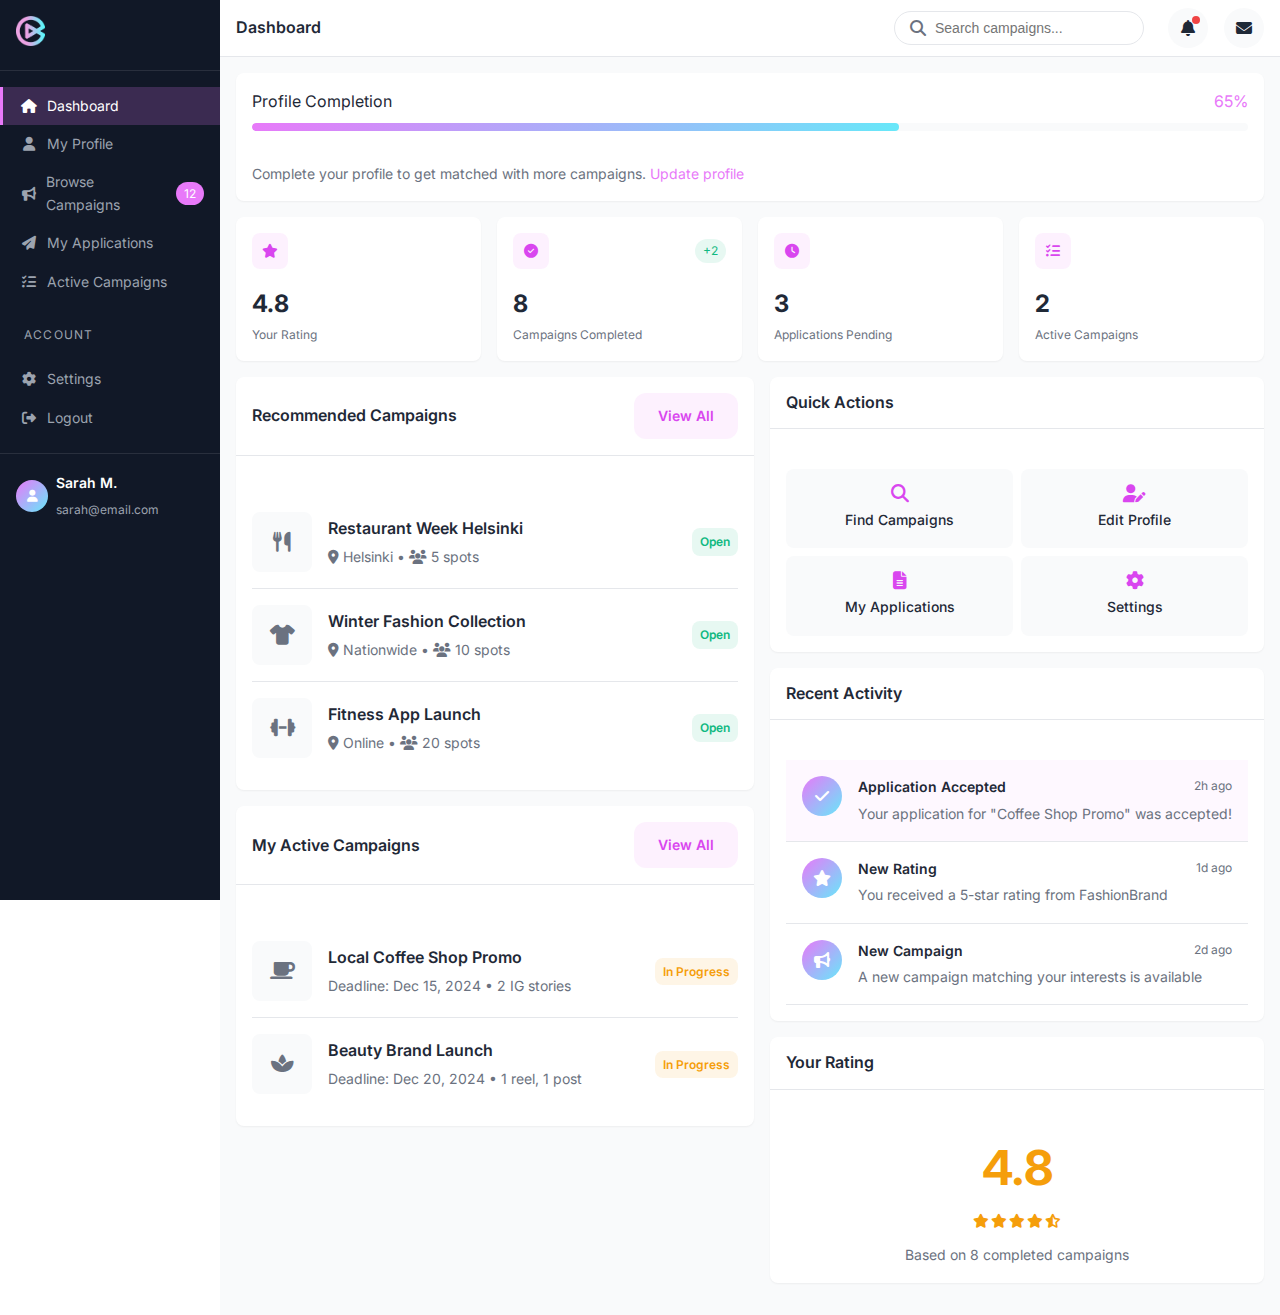
<file: influencer/dashboard.html>
<!DOCTYPE html>
<html lang="en">
<head>
    <meta charset="UTF-8">
    <meta name="viewport" content="width=device-width, initial-scale=1.0">
    <title>Dashboard - Casters.fi</title>
    <link rel="stylesheet" href="../assets/css/style.css">
    <link rel="stylesheet" href="../assets/css/dashboard.css">
    <link href="https://fonts.googleapis.com/css2?family=Inter:wght@300;400;500;600;700;800&display=swap" rel="stylesheet">
    <link rel="stylesheet" href="https://cdnjs.cloudflare.com/ajax/libs/font-awesome/6.4.0/css/all.min.css">
</head>
<body>
    <div class="dashboard-layout">
        <!-- Sidebar -->
        <aside class="dashboard-sidebar">
            <div class="sidebar-header">
                <a href="../index.html">
                    <img src="../assets/images/logo.png" alt="Casters.fi" class="sidebar-logo">
                </a>
            </div>

            <nav class="sidebar-nav">
                <a href="dashboard.html" class="sidebar-link active">
                    <i class="fas fa-home"></i>
                    <span>Dashboard</span>
                </a>
                <a href="profile.html" class="sidebar-link">
                    <i class="fas fa-user"></i>
                    <span>My Profile</span>
                </a>
                <a href="campaigns.html" class="sidebar-link">
                    <i class="fas fa-bullhorn"></i>
                    <span>Browse Campaigns</span>
                    <span class="badge">12</span>
                </a>
                <a href="applications.html" class="sidebar-link">
                    <i class="fas fa-paper-plane"></i>
                    <span>My Applications</span>
                </a>
                <a href="active-campaigns.html" class="sidebar-link">
                    <i class="fas fa-tasks"></i>
                    <span>Active Campaigns</span>
                </a>

                <div class="sidebar-section">
                    <p class="sidebar-section-title">Account</p>
                </div>
                <a href="settings.html" class="sidebar-link">
                    <i class="fas fa-cog"></i>
                    <span>Settings</span>
                </a>
                <a href="../login.html" class="sidebar-link">
                    <i class="fas fa-sign-out-alt"></i>
                    <span>Logout</span>
                </a>
            </nav>

            <div class="sidebar-footer">
                <div class="sidebar-user">
                    <div class="sidebar-user-avatar">
                        <i class="fas fa-user"></i>
                    </div>
                    <div class="sidebar-user-info">
                        <span class="sidebar-user-name">Sarah M.</span>
                        <span class="sidebar-user-email">sarah@email.com</span>
                    </div>
                </div>
            </div>
        </aside>

        <!-- Main Content -->
        <main class="dashboard-main">
            <!-- Top Bar -->
            <header class="dashboard-topbar">
                <div class="topbar-left">
                    <button class="mobile-sidebar-toggle">
                        <i class="fas fa-bars"></i>
                    </button>
                    <h1 class="topbar-title">Dashboard</h1>
                </div>
                <div class="topbar-right">
                    <div class="topbar-search">
                        <i class="fas fa-search"></i>
                        <input type="text" placeholder="Search campaigns...">
                    </div>
                    <div class="topbar-actions">
                        <div class="topbar-icon">
                            <i class="fas fa-bell"></i>
                            <span class="notification-dot"></span>
                        </div>
                        <div class="topbar-icon">
                            <i class="fas fa-envelope"></i>
                        </div>
                    </div>
                </div>
            </header>

            <!-- Dashboard Content -->
            <div class="dashboard-content">
                <!-- Profile Completion -->
                <div class="dashboard-card">
                    <div class="card-body">
                        <div class="profile-completion">
                            <div class="completion-header">
                                <span>Profile Completion</span>
                                <span class="text-primary">65%</span>
                            </div>
                            <div class="completion-bar">
                                <div class="completion-progress" style="width: 65%"></div>
                            </div>
                        </div>
                        <p class="text-secondary" style="font-size: var(--font-size-sm);">
                            Complete your profile to get matched with more campaigns.
                            <a href="profile.html" class="text-primary">Update profile</a>
                        </p>
                    </div>
                </div>

                <!-- Stats Grid -->
                <div class="stats-grid">
                    <div class="stat-card">
                        <div class="stat-card-header">
                            <div class="stat-card-icon">
                                <i class="fas fa-star"></i>
                            </div>
                        </div>
                        <div class="stat-card-value">4.8</div>
                        <div class="stat-card-label">Your Rating</div>
                    </div>
                    <div class="stat-card">
                        <div class="stat-card-header">
                            <div class="stat-card-icon">
                                <i class="fas fa-check-circle"></i>
                            </div>
                            <span class="stat-card-change positive">+2</span>
                        </div>
                        <div class="stat-card-value">8</div>
                        <div class="stat-card-label">Campaigns Completed</div>
                    </div>
                    <div class="stat-card">
                        <div class="stat-card-header">
                            <div class="stat-card-icon">
                                <i class="fas fa-clock"></i>
                            </div>
                        </div>
                        <div class="stat-card-value">3</div>
                        <div class="stat-card-label">Applications Pending</div>
                    </div>
                    <div class="stat-card">
                        <div class="stat-card-header">
                            <div class="stat-card-icon">
                                <i class="fas fa-tasks"></i>
                            </div>
                        </div>
                        <div class="stat-card-value">2</div>
                        <div class="stat-card-label">Active Campaigns</div>
                    </div>
                </div>

                <div class="dashboard-grid">
                    <!-- Main Content Column -->
                    <div>
                        <!-- Available Campaigns -->
                        <div class="dashboard-card">
                            <div class="card-header">
                                <h3 class="card-title">Recommended Campaigns</h3>
                                <a href="campaigns.html" class="btn btn-outline">View All</a>
                            </div>
                            <div class="card-body">
                                <ul class="campaign-list">
                                    <li class="campaign-item">
                                        <div class="campaign-image">
                                            <i class="fas fa-utensils"></i>
                                        </div>
                                        <div class="campaign-info">
                                            <div class="campaign-name">Restaurant Week Helsinki</div>
                                            <div class="campaign-meta">
                                                <i class="fas fa-map-marker-alt"></i> Helsinki &bull;
                                                <i class="fas fa-users"></i> 5 spots
                                            </div>
                                        </div>
                                        <span class="campaign-status status-active">Open</span>
                                    </li>
                                    <li class="campaign-item">
                                        <div class="campaign-image">
                                            <i class="fas fa-tshirt"></i>
                                        </div>
                                        <div class="campaign-info">
                                            <div class="campaign-name">Winter Fashion Collection</div>
                                            <div class="campaign-meta">
                                                <i class="fas fa-map-marker-alt"></i> Nationwide &bull;
                                                <i class="fas fa-users"></i> 10 spots
                                            </div>
                                        </div>
                                        <span class="campaign-status status-active">Open</span>
                                    </li>
                                    <li class="campaign-item">
                                        <div class="campaign-image">
                                            <i class="fas fa-dumbbell"></i>
                                        </div>
                                        <div class="campaign-info">
                                            <div class="campaign-name">Fitness App Launch</div>
                                            <div class="campaign-meta">
                                                <i class="fas fa-map-marker-alt"></i> Online &bull;
                                                <i class="fas fa-users"></i> 20 spots
                                            </div>
                                        </div>
                                        <span class="campaign-status status-active">Open</span>
                                    </li>
                                </ul>
                            </div>
                        </div>

                        <!-- My Active Campaigns -->
                        <div class="dashboard-card">
                            <div class="card-header">
                                <h3 class="card-title">My Active Campaigns</h3>
                                <a href="active-campaigns.html" class="btn btn-outline">View All</a>
                            </div>
                            <div class="card-body">
                                <ul class="campaign-list">
                                    <li class="campaign-item">
                                        <div class="campaign-image">
                                            <i class="fas fa-coffee"></i>
                                        </div>
                                        <div class="campaign-info">
                                            <div class="campaign-name">Local Coffee Shop Promo</div>
                                            <div class="campaign-meta">
                                                Deadline: Dec 15, 2024 &bull; 2 IG stories
                                            </div>
                                        </div>
                                        <span class="campaign-status status-pending">In Progress</span>
                                    </li>
                                    <li class="campaign-item">
                                        <div class="campaign-image">
                                            <i class="fas fa-spa"></i>
                                        </div>
                                        <div class="campaign-info">
                                            <div class="campaign-name">Beauty Brand Launch</div>
                                            <div class="campaign-meta">
                                                Deadline: Dec 20, 2024 &bull; 1 reel, 1 post
                                            </div>
                                        </div>
                                        <span class="campaign-status status-pending">In Progress</span>
                                    </li>
                                </ul>
                            </div>
                        </div>
                    </div>

                    <!-- Sidebar Column -->
                    <div>
                        <!-- Quick Actions -->
                        <div class="dashboard-card">
                            <div class="card-header">
                                <h3 class="card-title">Quick Actions</h3>
                            </div>
                            <div class="card-body">
                                <div class="quick-actions">
                                    <a href="campaigns.html" class="quick-action">
                                        <i class="fas fa-search"></i>
                                        <span>Find Campaigns</span>
                                    </a>
                                    <a href="profile.html" class="quick-action">
                                        <i class="fas fa-user-edit"></i>
                                        <span>Edit Profile</span>
                                    </a>
                                    <a href="applications.html" class="quick-action">
                                        <i class="fas fa-file-alt"></i>
                                        <span>My Applications</span>
                                    </a>
                                    <a href="settings.html" class="quick-action">
                                        <i class="fas fa-cog"></i>
                                        <span>Settings</span>
                                    </a>
                                </div>
                            </div>
                        </div>

                        <!-- Recent Activity -->
                        <div class="dashboard-card">
                            <div class="card-header">
                                <h3 class="card-title">Recent Activity</h3>
                            </div>
                            <div class="card-body">
                                <div class="message-list">
                                    <div class="message-item unread">
                                        <div class="message-avatar">
                                            <i class="fas fa-check"></i>
                                        </div>
                                        <div class="message-content">
                                            <div class="message-header">
                                                <span class="message-sender">Application Accepted</span>
                                                <span class="message-time">2h ago</span>
                                            </div>
                                            <div class="message-preview">Your application for "Coffee Shop Promo" was accepted!</div>
                                        </div>
                                    </div>
                                    <div class="message-item">
                                        <div class="message-avatar">
                                            <i class="fas fa-star"></i>
                                        </div>
                                        <div class="message-content">
                                            <div class="message-header">
                                                <span class="message-sender">New Rating</span>
                                                <span class="message-time">1d ago</span>
                                            </div>
                                            <div class="message-preview">You received a 5-star rating from FashionBrand</div>
                                        </div>
                                    </div>
                                    <div class="message-item">
                                        <div class="message-avatar">
                                            <i class="fas fa-bullhorn"></i>
                                        </div>
                                        <div class="message-content">
                                            <div class="message-header">
                                                <span class="message-sender">New Campaign</span>
                                                <span class="message-time">2d ago</span>
                                            </div>
                                            <div class="message-preview">A new campaign matching your interests is available</div>
                                        </div>
                                    </div>
                                </div>
                            </div>
                        </div>

                        <!-- Your Rating -->
                        <div class="dashboard-card">
                            <div class="card-header">
                                <h3 class="card-title">Your Rating</h3>
                            </div>
                            <div class="card-body" style="text-align: center;">
                                <div style="font-size: 3rem; font-weight: 700; color: var(--warning); margin-bottom: var(--spacing-sm);">
                                    4.8
                                </div>
                                <div class="rating-display" style="justify-content: center; margin-bottom: var(--spacing-md);">
                                    <div class="rating-stars">
                                        <i class="fas fa-star"></i>
                                        <i class="fas fa-star"></i>
                                        <i class="fas fa-star"></i>
                                        <i class="fas fa-star"></i>
                                        <i class="fas fa-star-half-alt"></i>
                                    </div>
                                </div>
                                <p class="text-secondary" style="font-size: var(--font-size-sm);">
                                    Based on 8 completed campaigns
                                </p>
                            </div>
                        </div>
                    </div>
                </div>
            </div>
        </main>
    </div>

    <script src="../assets/js/main.js"></script>
    <script>
        // Mobile sidebar toggle
        const sidebarToggle = document.querySelector('.mobile-sidebar-toggle');
        const sidebar = document.querySelector('.dashboard-sidebar');

        if (sidebarToggle) {
            sidebarToggle.addEventListener('click', function() {
                sidebar.classList.toggle('open');
            });
        }

        // Close sidebar when clicking outside
        document.addEventListener('click', function(e) {
            if (!sidebar.contains(e.target) && !sidebarToggle.contains(e.target)) {
                sidebar.classList.remove('open');
            }
        });
    </script>
</body>
</html>
</file>
<file: assets/css/style.css>
/* ===================================
   Casters.fi - Main Stylesheet
   Inspired by: Influcheck, Passiofy, Invited Agency
   =================================== */

/* CSS Variables */
:root {
    /* Primary Colors - Pink to Cyan gradient matching logo */
    --primary-color: #e879f9;
    --primary-dark: #d946ef;
    --primary-light: #f0abfc;
    --primary-gradient: linear-gradient(135deg, #e879f9 0%, #67e8f9 100%);

    /* Cyan accent */
    --accent-color: #22d3ee;
    --accent-dark: #06b6d4;
    --accent-light: #67e8f9;

    /* Secondary Colors */
    --secondary-color: #06b6d4;
    --secondary-dark: #0891b2;

    /* Neutral Colors */
    --text-primary: #1f2937;
    --text-secondary: #6b7280;
    --text-light: #9ca3af;
    --bg-primary: #ffffff;
    --bg-secondary: #f9fafb;
    --bg-dark: #111827;
    --border-color: #e5e7eb;

    /* Status Colors */
    --success: #10b981;
    --warning: #f59e0b;
    --error: #ef4444;

    /* Spacing */
    --spacing-xs: 0.25rem;
    --spacing-sm: 0.5rem;
    --spacing-md: 1rem;
    --spacing-lg: 1.5rem;
    --spacing-xl: 2rem;
    --spacing-2xl: 3rem;
    --spacing-3xl: 4rem;

    /* Border Radius */
    --radius-sm: 0.375rem;
    --radius-md: 0.5rem;
    --radius-lg: 0.75rem;
    --radius-xl: 1rem;
    --radius-2xl: 1.5rem;
    --radius-full: 9999px;

    /* Shadows */
    --shadow-sm: 0 1px 2px rgba(0, 0, 0, 0.05);
    --shadow-md: 0 4px 6px -1px rgba(0, 0, 0, 0.1);
    --shadow-lg: 0 10px 15px -3px rgba(0, 0, 0, 0.1);
    --shadow-xl: 0 20px 25px -5px rgba(0, 0, 0, 0.1);

    /* Typography */
    --font-family: 'Inter', -apple-system, BlinkMacSystemFont, 'Segoe UI', Roboto, sans-serif;
    --font-size-xs: 0.75rem;
    --font-size-sm: 0.875rem;
    --font-size-base: 1rem;
    --font-size-lg: 1.125rem;
    --font-size-xl: 1.25rem;
    --font-size-2xl: 1.5rem;
    --font-size-3xl: 1.875rem;
    --font-size-4xl: 2.25rem;
    --font-size-5xl: 3rem;
}

/* Reset & Base */
*, *::before, *::after {
    box-sizing: border-box;
    margin: 0;
    padding: 0;
}

html {
    scroll-behavior: smooth;
}

body {
    font-family: var(--font-family);
    font-size: var(--font-size-base);
    line-height: 1.6;
    color: var(--text-primary);
    background-color: var(--bg-primary);
    -webkit-font-smoothing: antialiased;
    -moz-osx-font-smoothing: grayscale;
}

img {
    max-width: 100%;
    height: auto;
}

a {
    color: inherit;
    text-decoration: none;
}

ul, ol {
    list-style: none;
}

/* Container */
.container {
    max-width: 1200px;
    margin: 0 auto;
    padding: 0 var(--spacing-lg);
}

/* Typography */
h1, h2, h3, h4, h5, h6 {
    font-weight: 700;
    line-height: 1.2;
    color: var(--text-primary);
}

h1 { font-size: var(--font-size-5xl); }
h2 { font-size: var(--font-size-4xl); }
h3 { font-size: var(--font-size-2xl); }
h4 { font-size: var(--font-size-xl); }

.gradient-text {
    background: var(--primary-gradient);
    -webkit-background-clip: text;
    -webkit-text-fill-color: transparent;
    background-clip: text;
}

/* Buttons */
.btn {
    display: inline-flex;
    align-items: center;
    justify-content: center;
    gap: var(--spacing-sm);
    padding: 0.75rem 1.5rem;
    font-size: var(--font-size-sm);
    font-weight: 600;
    border-radius: var(--radius-lg);
    border: none;
    cursor: pointer;
    transition: all 0.3s ease;
    text-decoration: none;
}

.btn-primary {
    background: var(--primary-gradient);
    color: white;
}

.btn-primary:hover {
    transform: translateY(-2px);
    box-shadow: var(--shadow-lg);
}

.btn-outline {
    background: rgba(232, 121, 249, 0.1);
    color: var(--primary-dark);
}

.btn-outline:hover {
    background: var(--primary-gradient);
    color: white;
}

.btn-white {
    background: white;
    color: var(--primary-color);
}

.btn-white:hover {
    background: var(--bg-secondary);
    transform: translateY(-2px);
}

.btn-outline-white {
    background: rgba(255, 255, 255, 0.2);
    color: white;
}

.btn-outline-white:hover {
    background: white;
    color: var(--primary-dark);
}

.btn-lg {
    padding: 1rem 2rem;
    font-size: var(--font-size-base);
}

.btn-block {
    width: 100%;
}

/* Navigation */
.navbar {
    position: fixed;
    top: 0;
    left: 0;
    right: 0;
    z-index: 1000;
    background: rgba(255, 255, 255, 0.95);
    backdrop-filter: blur(10px);
    border-bottom: 1px solid var(--border-color);
    padding: var(--spacing-md) 0;
}

.nav-content {
    display: flex;
    align-items: center;
    justify-content: space-between;
}

.logo img {
    height: 40px;
    width: auto;
}

.nav-links {
    display: flex;
    gap: var(--spacing-xl);
}

.nav-links a {
    font-size: var(--font-size-sm);
    font-weight: 500;
    color: var(--text-secondary);
    transition: color 0.3s ease;
}

.nav-links a:hover {
    color: var(--primary-dark);
}

.nav-actions {
    display: flex;
    gap: var(--spacing-md);
}

.mobile-menu-toggle {
    display: none;
    background: none;
    border: none;
    font-size: var(--font-size-xl);
    cursor: pointer;
    color: var(--text-primary);
}

/* Hero Section */
.hero {
    position: relative;
    padding: 8rem 0 6rem;
    overflow: hidden;
    min-height: 100vh;
    display: flex;
    align-items: center;
}

.hero-content {
    display: grid;
    grid-template-columns: 1fr 1fr;
    gap: var(--spacing-3xl);
    align-items: center;
}

.hero-text h1 {
    margin-bottom: var(--spacing-lg);
}

.hero-subtitle {
    font-size: var(--font-size-lg);
    color: var(--text-secondary);
    margin-bottom: var(--spacing-xl);
    max-width: 500px;
}

.hero-cta {
    display: flex;
    gap: var(--spacing-md);
    margin-bottom: var(--spacing-2xl);
}

.hero-stats {
    display: flex;
    gap: var(--spacing-2xl);
}

.stat {
    text-align: center;
}

.stat-number {
    display: block;
    font-size: var(--font-size-3xl);
    font-weight: 800;
    background: var(--primary-gradient);
    -webkit-background-clip: text;
    -webkit-text-fill-color: transparent;
    background-clip: text;
}

.stat-label {
    font-size: var(--font-size-sm);
    color: var(--text-secondary);
}

.hero-image {
    display: flex;
    justify-content: center;
    align-items: center;
}

.hero-card {
    background: var(--primary-gradient);
    padding: var(--spacing-3xl);
    border-radius: var(--radius-2xl);
    box-shadow: var(--shadow-xl);
}

.platform-icons {
    display: grid;
    grid-template-columns: repeat(2, 1fr);
    gap: var(--spacing-lg);
}

.platform-icons i {
    font-size: 3rem;
    color: white;
    background: rgba(255, 255, 255, 0.2);
    padding: var(--spacing-lg);
    border-radius: var(--radius-lg);
    transition: transform 0.3s ease;
}

.platform-icons i:hover {
    transform: scale(1.1);
}

.hero-bg-gradient {
    position: absolute;
    top: -50%;
    right: -25%;
    width: 80%;
    height: 150%;
    background: radial-gradient(circle, rgba(124, 58, 237, 0.1) 0%, transparent 70%);
    z-index: -1;
}

/* Section Styles */
section {
    padding: var(--spacing-3xl) 0;
}

.section-header {
    text-align: center;
    margin-bottom: var(--spacing-3xl);
}

.section-header h2 {
    margin-bottom: var(--spacing-md);
}

.section-header p {
    color: var(--text-secondary);
    font-size: var(--font-size-lg);
}

.section-tag {
    display: inline-block;
    background: rgba(232, 121, 249, 0.1);
    color: var(--primary-dark);
    padding: var(--spacing-xs) var(--spacing-md);
    border-radius: var(--radius-full);
    font-size: var(--font-size-sm);
    font-weight: 600;
    margin-bottom: var(--spacing-md);
}

/* How It Works */
.how-it-works {
    background: var(--bg-secondary);
}

.steps-grid {
    display: grid;
    grid-template-columns: repeat(4, 1fr);
    gap: var(--spacing-xl);
}

.step-card {
    background: white;
    padding: var(--spacing-xl);
    border-radius: var(--radius-xl);
    text-align: center;
    position: relative;
    box-shadow: var(--shadow-md);
    transition: transform 0.3s ease;
}

.step-card:hover {
    transform: translateY(-5px);
}

.step-number {
    position: absolute;
    top: -15px;
    left: 50%;
    transform: translateX(-50%);
    background: var(--primary-gradient);
    color: white;
    width: 30px;
    height: 30px;
    border-radius: var(--radius-full);
    display: flex;
    align-items: center;
    justify-content: center;
    font-weight: 700;
    font-size: var(--font-size-sm);
}

.step-icon {
    width: 60px;
    height: 60px;
    background: rgba(232, 121, 249, 0.1);
    border-radius: var(--radius-full);
    display: flex;
    align-items: center;
    justify-content: center;
    margin: 0 auto var(--spacing-md);
}

.step-icon i {
    font-size: var(--font-size-2xl);
    color: var(--primary-dark);
}

.step-card h3 {
    font-size: var(--font-size-lg);
    margin-bottom: var(--spacing-sm);
}

.step-card p {
    font-size: var(--font-size-sm);
    color: var(--text-secondary);
}

/* Split Content Sections */
.split-content {
    display: grid;
    grid-template-columns: 1fr 1fr;
    gap: var(--spacing-3xl);
    align-items: center;
}

.split-content.reverse {
    direction: rtl;
}

.split-content.reverse > * {
    direction: ltr;
}

.split-text h2 {
    margin-bottom: var(--spacing-md);
}

.split-text > p {
    color: var(--text-secondary);
    margin-bottom: var(--spacing-xl);
}

.feature-list {
    margin-bottom: var(--spacing-xl);
}

.feature-list li {
    display: flex;
    align-items: center;
    gap: var(--spacing-md);
    margin-bottom: var(--spacing-md);
}

.feature-list i {
    color: var(--success);
    font-size: var(--font-size-lg);
}

/* Cards */
.influencer-card,
.campaign-card {
    background: white;
    border-radius: var(--radius-xl);
    padding: 0;
    box-shadow: var(--shadow-xl);
    border: 1px solid var(--border-color);
}

.card-header {
    display: flex;
    align-items: center;
    gap: var(--spacing-md);
    margin-bottom: var(--spacing-lg);
}

.avatar-placeholder {
    width: 50px;
    height: 50px;
    background: var(--primary-gradient);
    border-radius: var(--radius-full);
    display: flex;
    align-items: center;
    justify-content: center;
    color: white;
}

.card-info {
    flex: 1;
}

.card-name {
    display: block;
    font-weight: 600;
}

.card-tag {
    font-size: var(--font-size-xs);
    color: var(--primary-dark);
    background: rgba(232, 121, 249, 0.1);
    padding: 2px 8px;
    border-radius: var(--radius-full);
}

.card-rating {
    color: var(--warning);
    font-weight: 600;
}

.card-stats {
    display: flex;
    gap: var(--spacing-lg);
    margin-bottom: var(--spacing-lg);
}

.card-stat {
    display: flex;
    align-items: center;
    gap: var(--spacing-xs);
    font-size: var(--font-size-sm);
}

.card-stat i {
    color: var(--text-secondary);
}

.card-categories {
    display: flex;
    gap: var(--spacing-sm);
    flex-wrap: wrap;
}

.category-tag {
    background: var(--bg-secondary);
    padding: var(--spacing-xs) var(--spacing-sm);
    border-radius: var(--radius-md);
    font-size: var(--font-size-xs);
    color: var(--text-secondary);
}

/* Campaign Card */
.campaign-header {
    margin-bottom: var(--spacing-md);
}

.campaign-label {
    background: var(--success);
    color: white;
    padding: var(--spacing-xs) var(--spacing-sm);
    border-radius: var(--radius-md);
    font-size: var(--font-size-xs);
    font-weight: 600;
}

.campaign-card h4 {
    margin-bottom: var(--spacing-sm);
}

.campaign-card > p {
    color: var(--text-secondary);
    font-size: var(--font-size-sm);
    margin-bottom: var(--spacing-md);
}

.campaign-details {
    display: flex;
    gap: var(--spacing-lg);
    margin-bottom: var(--spacing-md);
}

.detail {
    display: flex;
    align-items: center;
    gap: var(--spacing-xs);
    font-size: var(--font-size-sm);
    color: var(--text-secondary);
}

.campaign-compensation {
    background: rgba(232, 121, 249, 0.1);
    padding: var(--spacing-sm);
    border-radius: var(--radius-md);
    font-size: var(--font-size-sm);
    color: var(--primary-dark);
    font-weight: 500;
}

/* For Brands Section */
.for-brands {
    background: var(--bg-secondary);
}

/* Categories */
.categories-grid {
    display: grid;
    grid-template-columns: repeat(6, 1fr);
    gap: var(--spacing-md);
}

.category-item {
    background: white;
    padding: var(--spacing-lg);
    border-radius: var(--radius-lg);
    text-align: center;
    border: 1px solid var(--border-color);
    transition: all 0.3s ease;
    cursor: pointer;
}

.category-item:hover {
    border-color: var(--primary-color);
    transform: translateY(-3px);
    box-shadow: var(--shadow-md);
}

.category-item i {
    font-size: var(--font-size-2xl);
    color: var(--primary-dark);
    margin-bottom: var(--spacing-sm);
    display: block;
}

.category-item span {
    font-size: var(--font-size-sm);
    font-weight: 500;
}

/* Subscription Levels */
.subscription-levels {
    background: var(--bg-secondary);
}

.pricing-grid {
    display: grid;
    grid-template-columns: repeat(2, 1fr);
    gap: var(--spacing-xl);
    max-width: 800px;
    margin: 0 auto;
}

.pricing-card {
    background: white;
    border-radius: var(--radius-xl);
    padding: var(--spacing-2xl);
    border: 2px solid var(--border-color);
    position: relative;
    transition: all 0.3s ease;
}

.pricing-card:hover {
    border-color: var(--primary-color);
    transform: translateY(-5px);
}

.pricing-card.featured {
    border-color: var(--primary-color);
    box-shadow: var(--shadow-xl);
}

.pricing-badge {
    position: absolute;
    top: -12px;
    left: 50%;
    transform: translateX(-50%);
    background: var(--primary-gradient);
    color: white;
    padding: var(--spacing-xs) var(--spacing-md);
    border-radius: var(--radius-full);
    font-size: var(--font-size-xs);
    font-weight: 600;
}

.pricing-header {
    text-align: center;
    margin-bottom: var(--spacing-xl);
}

.pricing-header h3 {
    font-size: var(--font-size-2xl);
    margin-bottom: var(--spacing-xs);
}

.pricing-subtitle {
    color: var(--text-secondary);
}

.pricing-features {
    margin-bottom: var(--spacing-xl);
}

.pricing-features li {
    display: flex;
    align-items: center;
    gap: var(--spacing-md);
    padding: var(--spacing-sm) 0;
    font-size: var(--font-size-sm);
}

.pricing-features li i {
    color: var(--success);
}

.pricing-features li.disabled {
    color: var(--text-light);
}

.pricing-features li.disabled i {
    color: var(--text-light);
}

/* CTA Section */
.cta-section {
    background: var(--primary-gradient);
    color: white;
    padding: var(--spacing-3xl) 0;
}

.cta-content {
    text-align: center;
}

.cta-content h2 {
    color: white;
    margin-bottom: var(--spacing-md);
}

.cta-content p {
    opacity: 0.9;
    margin-bottom: var(--spacing-xl);
    font-size: var(--font-size-lg);
}

.cta-buttons {
    display: flex;
    gap: var(--spacing-md);
    justify-content: center;
}

/* Footer */
.footer {
    background: var(--bg-dark);
    color: white;
    padding: var(--spacing-3xl) 0 var(--spacing-xl);
}

.footer-grid {
    display: grid;
    grid-template-columns: 2fr 1fr 1fr 1fr;
    gap: var(--spacing-2xl);
    margin-bottom: var(--spacing-2xl);
}

.footer-logo {
    height: 40px;
    margin-bottom: var(--spacing-md);
}

.footer-brand p {
    color: var(--text-light);
    font-size: var(--font-size-sm);
    margin-bottom: var(--spacing-lg);
}

.social-links {
    display: flex;
    gap: var(--spacing-md);
}

.social-links a {
    width: 40px;
    height: 40px;
    background: rgba(255, 255, 255, 0.1);
    border-radius: var(--radius-full);
    display: flex;
    align-items: center;
    justify-content: center;
    transition: all 0.3s ease;
}

.social-links a:hover {
    background: var(--primary-color);
}

.footer-links h4 {
    color: white;
    font-size: var(--font-size-base);
    margin-bottom: var(--spacing-md);
}

.footer-links a {
    display: block;
    color: var(--text-light);
    font-size: var(--font-size-sm);
    padding: var(--spacing-xs) 0;
    transition: color 0.3s ease;
}

.footer-links a:hover {
    color: white;
}

.footer-bottom {
    border-top: 1px solid rgba(255, 255, 255, 0.1);
    padding-top: var(--spacing-xl);
    text-align: center;
}

.footer-bottom p {
    color: var(--text-light);
    font-size: var(--font-size-sm);
}

/* Responsive Design */
@media (max-width: 1024px) {
    .hero-content {
        grid-template-columns: 1fr;
        text-align: center;
    }

    .hero-subtitle {
        margin: 0 auto var(--spacing-xl);
    }

    .hero-cta {
        justify-content: center;
    }

    .hero-stats {
        justify-content: center;
    }

    .hero-image {
        display: none;
    }

    .steps-grid {
        grid-template-columns: repeat(2, 1fr);
    }

    .split-content {
        grid-template-columns: 1fr;
    }

    .split-content.reverse {
        direction: ltr;
    }

    .split-image {
        order: -1;
    }

    .categories-grid {
        grid-template-columns: repeat(4, 1fr);
    }

    .footer-grid {
        grid-template-columns: repeat(2, 1fr);
    }
}

@media (max-width: 768px) {
    h1 { font-size: var(--font-size-3xl); }
    h2 { font-size: var(--font-size-2xl); }

    .nav-links,
    .nav-actions {
        display: none;
    }

    .mobile-menu-toggle {
        display: block;
    }

    .hero {
        padding: 6rem 0 4rem;
    }

    .hero-cta {
        flex-direction: column;
        align-items: center;
    }

    .hero-stats {
        flex-direction: column;
        gap: var(--spacing-lg);
    }

    .steps-grid {
        grid-template-columns: 1fr;
    }

    .categories-grid {
        grid-template-columns: repeat(3, 1fr);
    }

    .pricing-grid {
        grid-template-columns: 1fr;
    }

    .cta-buttons {
        flex-direction: column;
        align-items: center;
    }

    .footer-grid {
        grid-template-columns: 1fr;
        text-align: center;
    }

    .social-links {
        justify-content: center;
    }
}

@media (max-width: 480px) {
    .categories-grid {
        grid-template-columns: repeat(2, 1fr);
    }

    .container {
        padding: 0 var(--spacing-md);
    }
}

/* Animations */
@keyframes fadeInUp {
    from {
        opacity: 0;
        transform: translateY(20px);
    }
    to {
        opacity: 1;
        transform: translateY(0);
    }
}

.animate-fade-in-up {
    animation: fadeInUp 0.6s ease forwards;
}

/* Form Styles (for other pages) */
.form-group {
    margin-bottom: var(--spacing-lg);
}

.form-label {
    display: block;
    font-weight: 500;
    margin-bottom: var(--spacing-sm);
    font-size: var(--font-size-sm);
}

.form-input,
.form-select,
.form-textarea {
    width: 100%;
    padding: 0.75rem 1rem;
    border: 2px solid var(--border-color);
    border-radius: var(--radius-lg);
    font-size: var(--font-size-base);
    font-family: inherit;
    transition: border-color 0.3s ease;
}

.form-input:focus,
.form-select:focus,
.form-textarea:focus {
    outline: none;
    border-color: var(--primary-dark);
}

.form-textarea {
    resize: vertical;
    min-height: 120px;
}

.form-error {
    color: var(--error);
    font-size: var(--font-size-sm);
    margin-top: var(--spacing-xs);
}

.form-hint {
    color: var(--text-secondary);
    font-size: var(--font-size-sm);
    margin-top: var(--spacing-xs);
}

/* Checkbox & Radio */
.form-check {
    display: flex;
    align-items: center;
    gap: var(--spacing-sm);
    cursor: pointer;
}

.form-check input {
    width: 18px;
    height: 18px;
    accent-color: var(--primary-color);
}

/* Utility Classes */
.text-center { text-align: center; }
.text-primary { color: var(--primary-color); }
.text-secondary { color: var(--text-secondary); }
.text-success { color: var(--success); }
.text-error { color: var(--error); }

.mb-0 { margin-bottom: 0; }
.mb-1 { margin-bottom: var(--spacing-md); }
.mb-2 { margin-bottom: var(--spacing-xl); }
.mb-3 { margin-bottom: var(--spacing-2xl); }

.mt-0 { margin-top: 0; }
.mt-1 { margin-top: var(--spacing-md); }
.mt-2 { margin-top: var(--spacing-xl); }
.mt-3 { margin-top: var(--spacing-2xl); }

.d-none { display: none; }
.d-block { display: block; }
.d-flex { display: flex; }
.d-grid { display: grid; }

.gap-1 { gap: var(--spacing-md); }
.gap-2 { gap: var(--spacing-xl); }

.w-100 { width: 100%; }
</file>
<file: assets/css/dashboard.css>
/* ===================================
   Dashboard Styles
   =================================== */

/* Dashboard Layout */
.dashboard-layout {
    display: flex;
    min-height: 100vh;
}

/* Sidebar */
.dashboard-sidebar {
    width: 220px;
    background: var(--bg-dark);
    color: white;
    position: fixed;
    top: 0;
    left: 0;
    bottom: 0;
    overflow-y: auto;
    z-index: 1000;
    transition: transform 0.3s ease;
}

.sidebar-header {
    padding: var(--spacing-md);
    border-bottom: 1px solid rgba(255, 255, 255, 0.1);
}

.sidebar-logo {
    height: 30px;
}

/* Sidebar Profile Section */
.sidebar-profile {
    padding: var(--spacing-lg);
    text-align: center;
    border-bottom: 1px solid rgba(255, 255, 255, 0.1);
}

.sidebar-profile-avatar {
    width: 70px;
    height: 70px;
    margin: 0 auto var(--spacing-sm);
    background: var(--primary-gradient);
    border-radius: var(--radius-full);
    display: flex;
    align-items: center;
    justify-content: center;
    font-size: 1.5rem;
    overflow: hidden;
    border: 3px solid rgba(255, 255, 255, 0.2);
}

.sidebar-profile-avatar img {
    width: 100%;
    height: 100%;
    object-fit: cover;
}

.sidebar-profile-info {
    display: flex;
    flex-direction: column;
    gap: 2px;
}

.sidebar-profile-name {
    font-weight: 600;
    font-size: var(--font-size-sm);
    color: white;
}

.sidebar-profile-role {
    font-size: 10px;
    color: rgba(255, 255, 255, 0.6);
    text-transform: uppercase;
    letter-spacing: 0.5px;
}

.sidebar-nav {
    padding: var(--spacing-md) 0;
}

.sidebar-section {
    padding: var(--spacing-sm) var(--spacing-lg);
    margin-top: var(--spacing-md);
}

.sidebar-section-title {
    font-size: var(--font-size-xs);
    text-transform: uppercase;
    letter-spacing: 0.1em;
    color: var(--text-light);
    margin-bottom: var(--spacing-sm);
}

.sidebar-link {
    display: flex;
    align-items: center;
    gap: var(--spacing-sm);
    padding: var(--spacing-sm) var(--spacing-md);
    color: var(--text-light);
    transition: all 0.3s ease;
    border-left: 3px solid transparent;
    font-size: var(--font-size-sm);
}

.sidebar-link:hover {
    background: rgba(255, 255, 255, 0.05);
    color: white;
}

.sidebar-link.active {
    background: rgba(232, 121, 249, 0.2);
    color: white;
    border-left-color: var(--primary-color);
}

.sidebar-link i {
    width: 20px;
    text-align: center;
}

.sidebar-link .badge {
    margin-left: auto;
    background: var(--primary-color);
    color: white;
    padding: 2px 8px;
    border-radius: var(--radius-full);
    font-size: var(--font-size-xs);
}

.sidebar-footer {
    padding: var(--spacing-md);
    border-top: 1px solid rgba(255, 255, 255, 0.1);
    margin-top: auto;
}

.sidebar-user {
    display: flex;
    align-items: center;
    gap: var(--spacing-sm);
}

.sidebar-user-avatar {
    width: 32px;
    height: 32px;
    background: var(--primary-gradient);
    border-radius: var(--radius-full);
    display: flex;
    align-items: center;
    justify-content: center;
    font-size: var(--font-size-xs);
    overflow: hidden;
}

.sidebar-user-avatar img {
    width: 100%;
    height: 100%;
    object-fit: cover;
}

.sidebar-user-info {
    flex: 1;
}

.sidebar-user-name {
    font-weight: 600;
    font-size: var(--font-size-sm);
}

.sidebar-user-email {
    font-size: var(--font-size-xs);
    color: var(--text-light);
}

/* Main Content */
.dashboard-main {
    flex: 1;
    margin-left: 220px;
    background: var(--bg-secondary);
}

/* Top Bar */
.dashboard-topbar {
    background: white;
    padding: var(--spacing-sm) var(--spacing-md);
    display: flex;
    align-items: center;
    justify-content: space-between;
    border-bottom: 1px solid var(--border-color);
    position: sticky;
    top: 0;
    z-index: 100;
}

.topbar-left {
    display: flex;
    align-items: center;
    gap: var(--spacing-md);
}

.mobile-sidebar-toggle {
    display: none;
    background: none;
    border: none;
    font-size: var(--font-size-xl);
    cursor: pointer;
    color: var(--text-primary);
}

.topbar-title {
    font-size: var(--font-size-base);
    font-weight: 600;
}

.topbar-right {
    display: flex;
    align-items: center;
    gap: var(--spacing-lg);
}

.topbar-search {
    position: relative;
}

.topbar-search input {
    padding: 0.5rem 1rem 0.5rem 2.5rem;
    border: 1px solid var(--border-color);
    border-radius: var(--radius-full);
    width: 250px;
    font-size: var(--font-size-sm);
}

.topbar-search i {
    position: absolute;
    left: 1rem;
    top: 50%;
    transform: translateY(-50%);
    color: var(--text-secondary);
}

.topbar-actions {
    display: flex;
    align-items: center;
    gap: var(--spacing-md);
}

.topbar-icon {
    position: relative;
    width: 40px;
    height: 40px;
    background: var(--bg-secondary);
    border-radius: var(--radius-full);
    display: flex;
    align-items: center;
    justify-content: center;
    cursor: pointer;
    transition: all 0.3s ease;
}

.topbar-icon:hover {
    background: var(--border-color);
}

.topbar-icon .notification-dot {
    position: absolute;
    top: 8px;
    right: 8px;
    width: 8px;
    height: 8px;
    background: var(--error);
    border-radius: var(--radius-full);
}

/* Dashboard Content */
.dashboard-content {
    padding: var(--spacing-md);
}

/* Stats Grid */
.stats-grid {
    display: grid;
    grid-template-columns: repeat(4, 1fr);
    gap: var(--spacing-md);
    margin-bottom: var(--spacing-md);
}

.stat-card {
    background: white;
    padding: var(--spacing-md);
    border-radius: var(--radius-md);
    box-shadow: var(--shadow-sm);
}

.stat-card-header {
    display: flex;
    justify-content: space-between;
    align-items: center;
    margin-bottom: var(--spacing-md);
}

.stat-card-icon {
    width: 36px;
    height: 36px;
    background: rgba(232, 121, 249, 0.1);
    border-radius: var(--radius-md);
    display: flex;
    align-items: center;
    justify-content: center;
    color: var(--primary-dark);
    font-size: var(--font-size-sm);
}

.stat-card-change {
    font-size: var(--font-size-xs);
    padding: 2px 8px;
    border-radius: var(--radius-full);
}

.stat-card-change.positive {
    background: rgba(16, 185, 129, 0.1);
    color: var(--success);
}

.stat-card-change.negative {
    background: rgba(239, 68, 68, 0.1);
    color: var(--error);
}

.stat-card-value {
    font-size: var(--font-size-2xl);
    font-weight: 700;
    margin-bottom: 2px;
}

.stat-card-label {
    color: var(--text-secondary);
    font-size: var(--font-size-xs);
}

/* Dashboard Cards */
.dashboard-card {
    background: white;
    border-radius: var(--radius-md);
    box-shadow: var(--shadow-sm);
    margin-bottom: var(--spacing-md);
}

.card-header {
    padding: var(--spacing-md);
    border-bottom: 1px solid var(--border-color);
    display: flex;
    justify-content: space-between;
    align-items: center;
}

.card-title {
    font-size: var(--font-size-base);
    font-weight: 600;
}

.card-actions {
    display: flex;
    gap: var(--spacing-sm);
}

.card-body {
    padding: var(--spacing-md);
}

/* Campaign List */
.campaign-list {
    list-style: none;
}

.campaign-item {
    display: flex;
    align-items: center;
    padding: var(--spacing-md) 0;
    border-bottom: 1px solid var(--border-color);
}

.campaign-item:last-child {
    border-bottom: none;
}

.campaign-image {
    width: 60px;
    height: 60px;
    background: var(--bg-secondary);
    border-radius: var(--radius-md);
    display: flex;
    align-items: center;
    justify-content: center;
    margin-right: var(--spacing-md);
}

.campaign-image i {
    font-size: var(--font-size-xl);
    color: var(--text-secondary);
}

.campaign-info {
    flex: 1;
}

.campaign-name {
    font-weight: 600;
    margin-bottom: var(--spacing-xs);
}

.campaign-meta {
    font-size: var(--font-size-sm);
    color: var(--text-secondary);
}

.campaign-status {
    padding: var(--spacing-xs) var(--spacing-sm);
    border-radius: var(--radius-md);
    font-size: var(--font-size-xs);
    font-weight: 600;
}

.status-active {
    background: rgba(16, 185, 129, 0.1);
    color: var(--success);
}

.status-pending {
    background: rgba(245, 158, 11, 0.1);
    color: var(--warning);
}

.status-completed {
    background: rgba(107, 114, 128, 0.1);
    color: var(--text-secondary);
}

/* Rating Display */
.rating-display {
    display: flex;
    align-items: center;
    gap: var(--spacing-sm);
}

.rating-stars {
    display: flex;
    gap: 2px;
}

.rating-stars i {
    color: var(--warning);
    font-size: var(--font-size-sm);
}

.rating-stars i.empty {
    color: var(--border-color);
}

.rating-value {
    font-weight: 600;
}

/* Profile Completion */
.profile-completion {
    margin-bottom: var(--spacing-xl);
}

.completion-header {
    display: flex;
    justify-content: space-between;
    margin-bottom: var(--spacing-sm);
}

.completion-bar {
    height: 8px;
    background: var(--bg-secondary);
    border-radius: var(--radius-full);
    overflow: hidden;
}

.completion-progress {
    height: 100%;
    background: var(--primary-gradient);
    border-radius: var(--radius-full);
    transition: width 0.3s ease;
}

/* Quick Actions */
.quick-actions {
    display: grid;
    grid-template-columns: repeat(2, 1fr);
    gap: var(--spacing-sm);
}

.quick-action {
    padding: var(--spacing-md);
    background: var(--bg-secondary);
    border-radius: var(--radius-md);
    text-align: center;
    cursor: pointer;
    transition: all 0.3s ease;
}

.quick-action:hover {
    background: rgba(232, 121, 249, 0.1);
}

.quick-action i {
    font-size: var(--font-size-lg);
    color: var(--primary-dark);
    margin-bottom: var(--spacing-xs);
    display: block;
}

.quick-action span {
    font-size: var(--font-size-sm);
    font-weight: 500;
}

/* Table Styles */
.data-table {
    width: 100%;
    border-collapse: collapse;
}

.data-table th,
.data-table td {
    padding: var(--spacing-sm) var(--spacing-md);
    text-align: left;
    border-bottom: 1px solid var(--border-color);
    font-size: var(--font-size-sm);
}

.data-table th {
    font-weight: 600;
    font-size: var(--font-size-xs);
    color: var(--text-secondary);
    background: var(--bg-secondary);
    text-transform: uppercase;
    letter-spacing: 0.05em;
}

.data-table tr:hover {
    background: var(--bg-secondary);
}

/* Empty State */
.empty-state {
    text-align: center;
    padding: var(--spacing-xl);
}

.empty-state-icon {
    width: 60px;
    height: 60px;
    background: var(--bg-secondary);
    border-radius: var(--radius-full);
    display: flex;
    align-items: center;
    justify-content: center;
    margin: 0 auto var(--spacing-md);
}

.empty-state-icon i {
    font-size: var(--font-size-xl);
    color: var(--text-secondary);
}

.empty-state h3 {
    margin-bottom: var(--spacing-sm);
}

.empty-state p {
    color: var(--text-secondary);
    margin-bottom: var(--spacing-lg);
}

/* Grid Layout */
.dashboard-grid {
    display: grid;
    grid-template-columns: 2fr 1fr;
    gap: var(--spacing-md);
}

/* Responsive */
@media (max-width: 1024px) {
    .stats-grid {
        grid-template-columns: repeat(2, 1fr);
    }

    .dashboard-grid {
        grid-template-columns: 1fr;
    }
}

@media (max-width: 768px) {
    .dashboard-sidebar {
        transform: translateX(-100%);
    }

    .dashboard-sidebar.open {
        transform: translateX(0);
    }

    .dashboard-main {
        margin-left: 0;
    }

    .mobile-sidebar-toggle {
        display: block;
    }

    .stats-grid {
        grid-template-columns: 1fr;
    }

    .topbar-search {
        display: none;
    }

    .quick-actions {
        grid-template-columns: 1fr;
    }
}

/* Form styles for dashboard */
.dashboard-form .form-group {
    margin-bottom: var(--spacing-md);
}

.dashboard-form .form-row {
    display: grid;
    grid-template-columns: 1fr 1fr;
    gap: var(--spacing-sm);
}

.dashboard-form .form-label {
    font-size: var(--font-size-sm);
    margin-bottom: var(--spacing-xs);
}

.dashboard-form .form-input,
.dashboard-form .form-select,
.dashboard-form .form-textarea {
    padding: 0.5rem 0.75rem;
    font-size: var(--font-size-sm);
}

.dashboard-form .form-textarea {
    min-height: 80px;
}

.dashboard-form .form-hint {
    font-size: var(--font-size-xs);
}

@media (max-width: 768px) {
    .dashboard-form .form-row {
        grid-template-columns: 1fr;
    }
}

/* Tabs */
.tabs {
    display: flex;
    border-bottom: 1px solid var(--border-color);
    margin-bottom: var(--spacing-lg);
}

.tab {
    padding: var(--spacing-md) var(--spacing-lg);
    border: none;
    background: none;
    font-weight: 500;
    color: var(--text-secondary);
    cursor: pointer;
    border-bottom: 2px solid transparent;
    transition: all 0.3s ease;
}

.tab:hover {
    color: var(--primary-color);
}

.tab.active {
    color: var(--primary-color);
    border-bottom-color: var(--primary-color);
}

.tab-content {
    display: none;
}

.tab-content.active {
    display: block;
}

/* Filters */
.filters-bar {
    display: flex;
    gap: var(--spacing-md);
    margin-bottom: var(--spacing-lg);
    flex-wrap: wrap;
}

.filter-select {
    padding: 0.5rem 1rem;
    border: 1px solid var(--border-color);
    border-radius: var(--radius-md);
    font-size: var(--font-size-sm);
    background: white;
}

/* Pagination */
.pagination {
    display: flex;
    justify-content: center;
    gap: var(--spacing-sm);
    padding: var(--spacing-lg) 0;
}

.page-btn {
    width: 36px;
    height: 36px;
    border: 1px solid var(--border-color);
    background: white;
    border-radius: var(--radius-md);
    display: flex;
    align-items: center;
    justify-content: center;
    cursor: pointer;
    transition: all 0.3s ease;
}

.page-btn:hover {
    border-color: var(--primary-color);
    color: var(--primary-color);
}

.page-btn.active {
    background: var(--primary-color);
    border-color: var(--primary-color);
    color: white;
}

/* Chat/Messages */
.message-list {
    max-height: 400px;
    overflow-y: auto;
}

.message-item {
    display: flex;
    gap: var(--spacing-md);
    padding: var(--spacing-md);
    border-bottom: 1px solid var(--border-color);
    cursor: pointer;
    transition: background 0.3s ease;
}

.message-item:hover {
    background: var(--bg-secondary);
}

.message-item.unread {
    background: rgba(232, 121, 249, 0.05);
}

.message-avatar {
    width: 40px;
    height: 40px;
    background: var(--primary-gradient);
    border-radius: var(--radius-full);
    display: flex;
    align-items: center;
    justify-content: center;
    color: white;
    flex-shrink: 0;
}

.message-content {
    flex: 1;
    min-width: 0;
}

.message-header {
    display: flex;
    justify-content: space-between;
    margin-bottom: var(--spacing-xs);
}

.message-sender {
    font-weight: 600;
    font-size: var(--font-size-sm);
}

.message-time {
    font-size: var(--font-size-xs);
    color: var(--text-secondary);
}

.message-preview {
    font-size: var(--font-size-sm);
    color: var(--text-secondary);
    white-space: nowrap;
    overflow: hidden;
    text-overflow: ellipsis;
}

/* Profile Incomplete Banner */
.profile-incomplete-banner {
    display: flex;
    align-items: center;
    gap: var(--spacing-md);
    background: linear-gradient(135deg, rgba(239, 68, 68, 0.1) 0%, rgba(251, 146, 60, 0.1) 100%);
    border: 1px solid rgba(239, 68, 68, 0.3);
    border-radius: var(--radius-lg);
    padding: var(--spacing-md) var(--spacing-lg);
    margin-bottom: var(--spacing-lg);
}

.profile-incomplete-banner .banner-icon {
    width: 40px;
    height: 40px;
    background: rgba(239, 68, 68, 0.2);
    border-radius: var(--radius-full);
    display: flex;
    align-items: center;
    justify-content: center;
    flex-shrink: 0;
}

.profile-incomplete-banner .banner-icon i {
    color: #ef4444;
    font-size: 18px;
}

.profile-incomplete-banner .banner-content {
    flex: 1;
}

.profile-incomplete-banner .banner-content strong {
    display: block;
    font-size: var(--font-size-sm);
    color: var(--text-primary);
    margin-bottom: 2px;
}

.profile-incomplete-banner .banner-content p {
    font-size: var(--font-size-xs);
    color: var(--text-secondary);
    margin: 0;
    line-height: 1.4;
}

.profile-incomplete-banner .btn {
    flex-shrink: 0;
}

@media (max-width: 768px) {
    .profile-incomplete-banner {
        flex-direction: column;
        text-align: center;
    }

    .profile-incomplete-banner .btn {
        width: 100%;
    }
}
</file>
